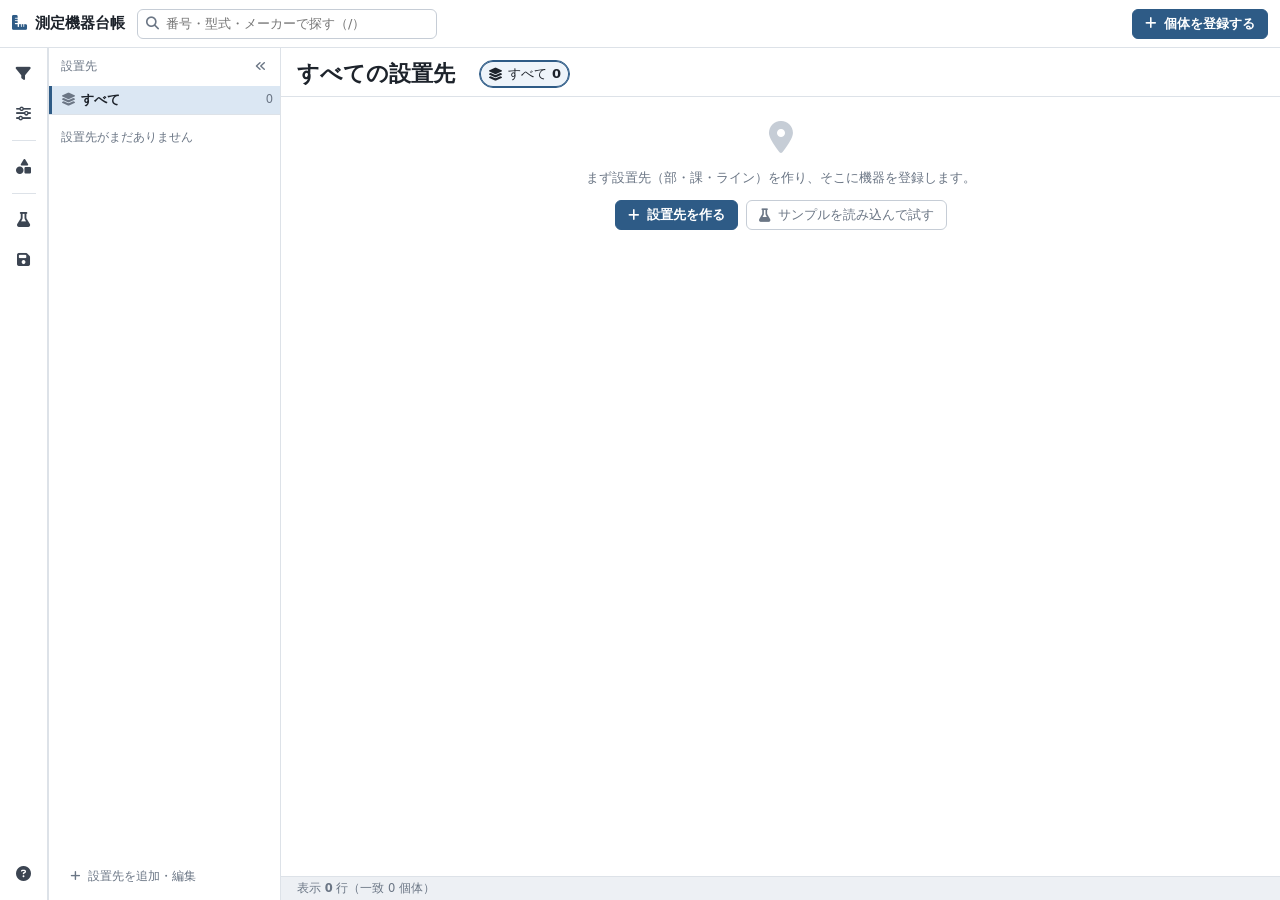
<file: index.html>
<!DOCTYPE html>
<html lang="ja" data-density="standard">
<head>
<meta charset="UTF-8">
<meta name="viewport" content="width=device-width, initial-scale=1">
<title>測定機器台帳</title>
<link rel="stylesheet" href="https://cdnjs.cloudflare.com/ajax/libs/font-awesome/6.5.1/css/all.min.css" integrity="sha512-DTOQO9RWCH3ppGqcWaEA1BIZOC6xxalwEsw9c2QQeAIftl+Vegovlnee1c9QX4TctnWMn13TZye+giMm8e2LwA==" crossorigin="anonymous" referrerpolicy="no-referrer" onerror="window.__iconLoadFailed = true">
<link rel="stylesheet" href="css/tokens.css">
<link rel="stylesheet" href="css/base.css">
<link rel="stylesheet" href="css/components.css">
</head>
<body>
<div class="app">
  <header class="topbar">
    <div class="topbar__title"><i class="fa-solid fa-ruler-combined"></i>測定機器台帳</div>
    <div class="topbar__search">
      <label class="search"><i class="fa-solid fa-magnifying-glass"></i>
        <input class="input" id="q" placeholder="番号・型式・メーカーで探す（/）" autocomplete="off" aria-label="検索">
        <button class="btn btn--ghost btn--icon search__clear" id="qClear" hidden title="検索を消す"><i class="fa-solid fa-xmark"></i></button></label>
      <div class="seg seg--small" id="scope" role="group" aria-label="検索の範囲" hidden></div>
    </div>
    <div class="topbar__spacer"></div>
    <button class="btn btn--primary" id="cta"></button>
  </header>
  <nav class="rail" id="rail" aria-label="設定とデータ"></nav>
  <aside class="sidepanel" id="panel"><div class="sidepanel__inner"></div></aside>
  <div class="workspace">
    <nav class="locnav" id="locnav" aria-label="設置先"></nav>
    <main class="ledger" id="ledger"></main>
    <aside class="drawer" id="detail" aria-label="詳細"></aside>
  </div>
</div>
<div class="toasts" id="toasts" aria-live="polite"></div>

<script src="js/core/kk.js"></script>
<script src="js/data/db.js"></script>
<script src="js/domain/units.js"></script>
<script src="js/domain/catalog.js"></script>
<script src="js/domain/rules.js"></script>
<script src="js/domain/inherit.js"></script>
<script src="js/domain/trace.js"></script>
<script src="js/domain/directory.js"></script>
<script src="js/data/repo.js"></script>
<script src="js/core/state.js"></script>
<script src="js/data/samples.js"></script>
<script src="js/data/backup.js"></script>
<script src="js/data/migrate.js"></script>
<script src="js/ui/common.js"></script>
<script src="js/ui/locnav.js"></script>
<script src="js/ui/ledger.js"></script>
<script src="js/ui/detail.js"></script>
<script src="js/ui/std-picker.js"></script>
<script src="js/ui/combo.js"></script>
<script src="js/ui/asset-form.js"></script>
<script src="js/ui/master-directory.js"></script>
<script src="js/ui/masters.js"></script>
<script src="js/ui/panels.js"></script>
<script src="js/ui/help.js"></script>
<script src="js/app.js"></script>
</body>
</html>
</file>
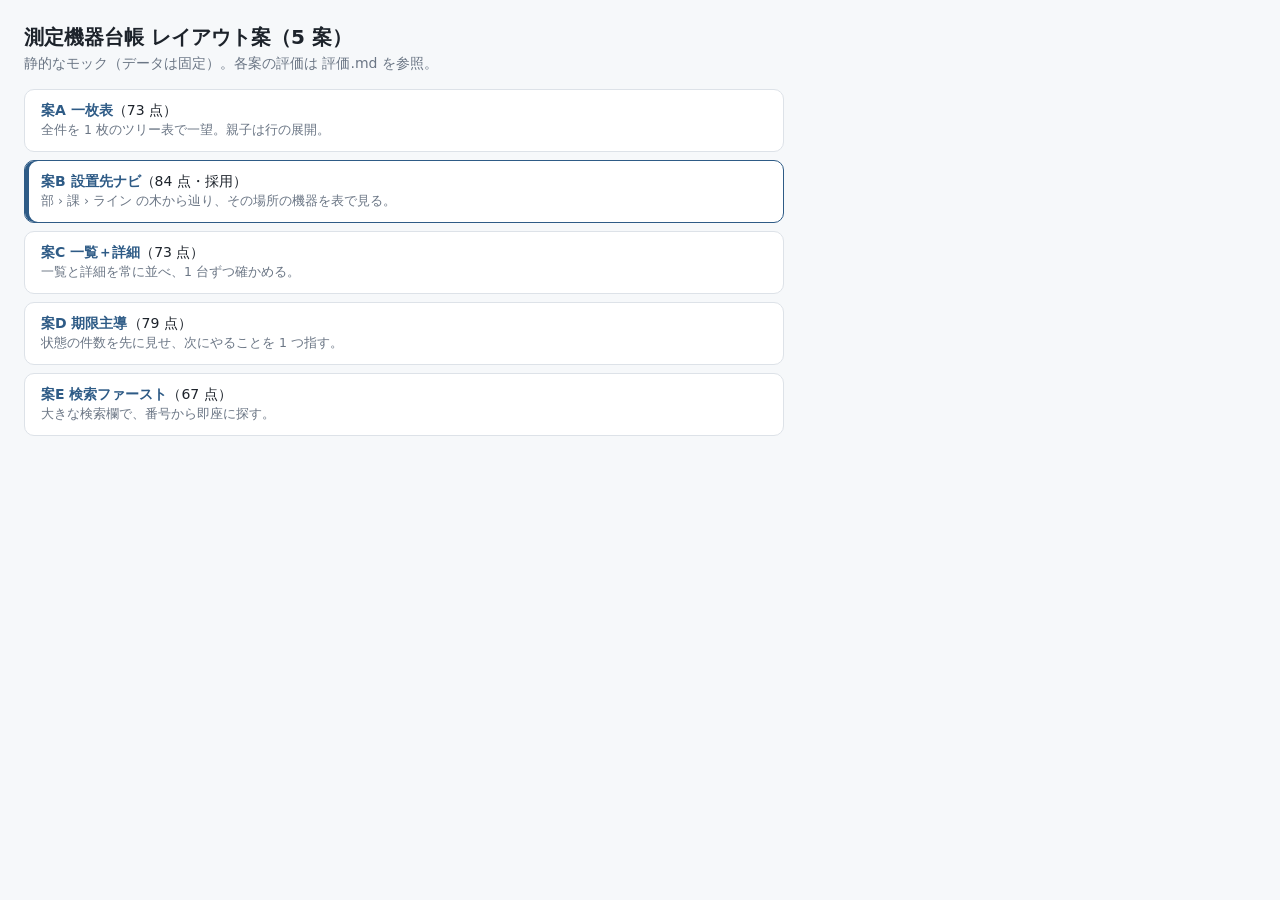
<file: mockups/index.html>
<!DOCTYPE html>
<html lang="ja">
<head>
<meta charset="UTF-8">
<meta name="viewport" content="width=device-width, initial-scale=1">
<title>レイアウト案一覧｜測定機器台帳</title>
<link rel="stylesheet" href="common/mock-tokens.css">
<style>
  body { margin: 0; padding: 24px; background: var(--color-bg); color: var(--color-text); font-family: "Segoe UI", "Yu Gothic UI", "Meiryo", system-ui, sans-serif; font-size: 14px; }
  h1 { font-size: 20px; margin: 0 0 4px; }
  p { color: var(--color-text-sub); margin: 0 0 16px; }
  ul { list-style: none; padding: 0; display: grid; gap: 8px; max-width: 760px; }
  a { display: block; padding: 12px 16px; background: var(--color-surface); border: 1px solid var(--color-border); border-radius: var(--radius-l); color: inherit; text-decoration: none; }
  a:hover { border-color: var(--color-primary); }
  a b { color: var(--color-primary); }
  a span { display: block; color: var(--color-text-sub); font-size: 12.5px; margin-top: 2px; }
  .adopted { border-color: var(--color-primary); box-shadow: inset 4px 0 0 var(--color-primary); }
</style>
</head>
<body>
  <h1>測定機器台帳 レイアウト案（5 案）</h1>
  <p>静的なモック（データは固定）。各案の評価は 評価.md を参照。</p>
  <ul>
    <li><a href="a-tree-table.html"><b>案A 一枚表</b>（73 点）<span>全件を 1 枚のツリー表で一望。親子は行の展開。</span></a></li>
    <li><a class="adopted" href="b-location-nav.html"><b>案B 設置先ナビ</b>（84 点・採用）<span>部 › 課 › ライン の木から辿り、その場所の機器を表で見る。</span></a></li>
    <li><a href="c-master-detail.html"><b>案C 一覧＋詳細</b>（73 点）<span>一覧と詳細を常に並べ、1 台ずつ確かめる。</span></a></li>
    <li><a href="d-due-first.html"><b>案D 期限主導</b>（79 点）<span>状態の件数を先に見せ、次にやることを 1 つ指す。</span></a></li>
    <li><a href="e-search-first.html"><b>案E 検索ファースト</b>（67 点）<span>大きな検索欄で、番号から即座に探す。</span></a></li>
  </ul>
</body>
</html>
</file>
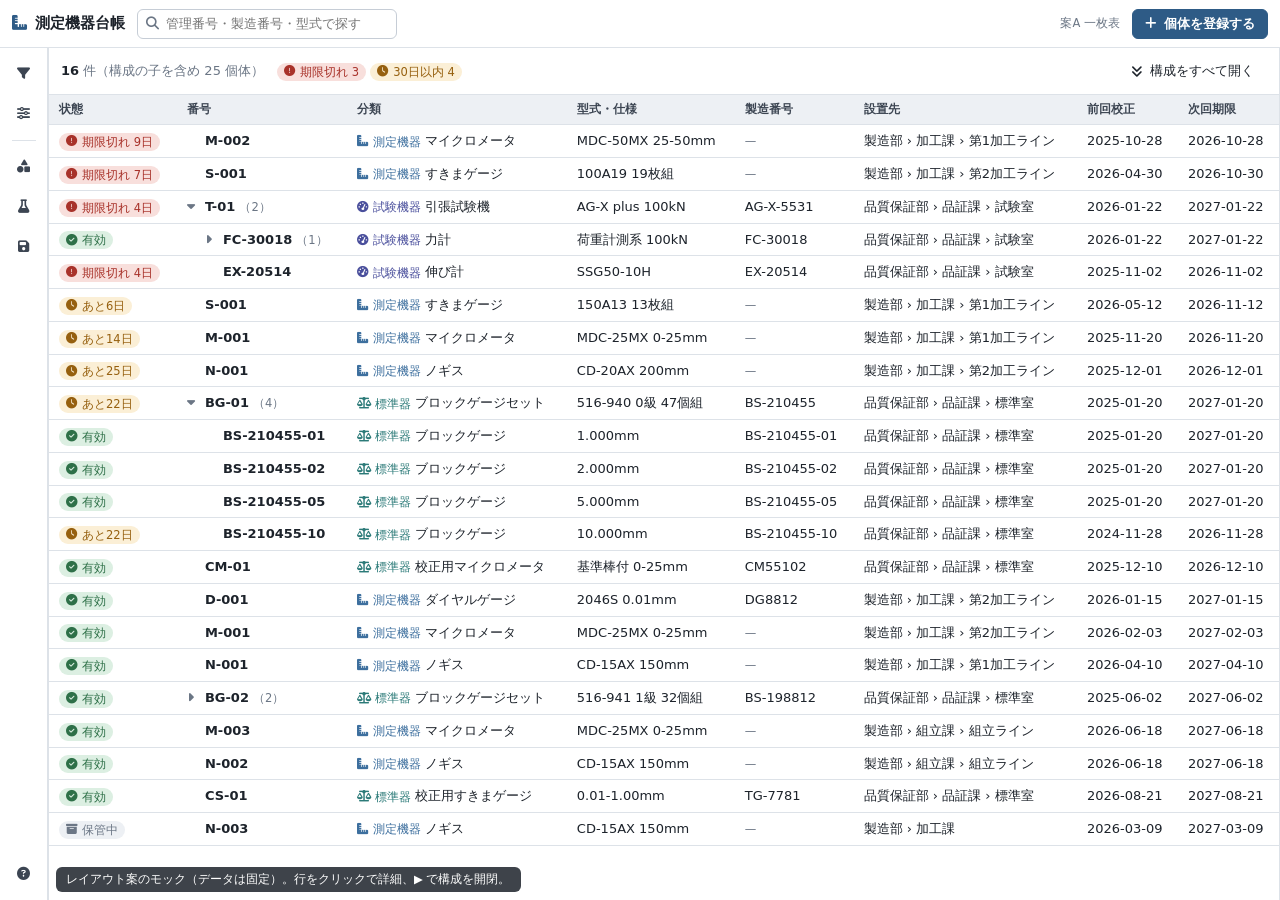
<file: mockups/a-tree-table.html>
<!DOCTYPE html>
<html lang="ja" data-density="standard">
<head>
<meta charset="UTF-8">
<meta name="viewport" content="width=device-width, initial-scale=1">
<title>案A 一枚表（ツリー表）｜測定機器台帳 レイアウト案</title>
<link rel="stylesheet" href="https://cdnjs.cloudflare.com/ajax/libs/font-awesome/6.5.1/css/all.min.css" integrity="sha512-DTOQO9RWCH3ppGqcWaEA1BIZOC6xxalwEsw9c2QQeAIftl+Vegovlnee1c9QX4TctnWMn13TZye+giMm8e2LwA==" crossorigin="anonymous" referrerpolicy="no-referrer">
<link rel="stylesheet" href="common/mock-tokens.css">
<link rel="stylesheet" href="common/mock-base.css">
</head>
<body>
<!-- 仮説：Excel の台帳に慣れた人は、全件を 1 枚の表で一望できると迷わない。親子は行の展開で見せる。 -->
<div class="app">
  <header class="topbar">
    <div class="topbar__title"><i class="fa-solid fa-ruler-combined"></i>測定機器台帳</div>
    <label class="search"><i class="fa-solid fa-magnifying-glass"></i><input class="input" id="q" placeholder="管理番号・製造番号・型式で探す"></label>
    <div class="topbar__spacer"></div>
    <span class="topbar__mock">案A 一枚表</span>
    <button class="btn btn--primary" data-open-register><i class="fa-solid fa-plus"></i>個体を登録する</button>
  </header>
  <nav class="rail" id="rail"></nav>
  <aside class="sidepanel" id="panel"><div class="sidepanel__inner"></div></aside>
  <main class="main" style="flex-direction:row">
    <div class="main" style="flex:1">
      <div class="toolbar">
        <span class="toolbar__summary" id="summary"></span>
        <div class="topbar__spacer"></div>
        <button class="btn btn--ghost" id="expandAll"><i class="fa-solid fa-angles-down"></i>構成をすべて開く</button>
      </div>
      <div class="table-wrap">
        <table class="grid">
          <thead><tr><th>状態</th><th>番号</th><th>分類</th><th>型式・仕様</th><th>製造番号</th><th>設置先</th><th>前回校正</th><th>次回期限</th></tr></thead>
          <tbody id="rows"></tbody>
        </table>
      </div>
    </div>
    <aside class="drawer" id="drawer"></aside>
  </main>
</div>
<div class="mock-note">レイアウト案のモック（データは固定）。行をクリックで詳細、▶ で構成を開閉。</div>

<script src="common/mock-data.js"></script>
<script src="common/mock-util.js"></script>
<script>
(function () {
  'use strict';
  const D = window.MockData, U = window.MockUtil;
  const open = new Set(['A20', 'A40']);
  let selected = null;

  document.getElementById('rail').innerHTML = U.railHtml();
  U.wireRail(document.getElementById('panel'), U.panelContents());
  U.mountRegisterForm();

  const visibleRoots = () => U.roots().filter((a) => a.state !== '廃棄')
    .sort((a, b) => U.rollupStatus(b).rank - U.rollupStatus(a).rank || U.dueDate(a).localeCompare(U.dueDate(b)));

  function row(a, depth) {
    const kids = U.children(a.id);
    const s = depth === 0 ? U.rollupStatus(a) : U.status(a);
    const toggle = kids.length ? `<span class="tree-toggle" data-toggle="${a.id}"><i class="fa-solid fa-caret-${open.has(a.id) ? 'down' : 'right'}"></i></span>` : '<span class="tree-toggle"></span>';
    const tr = `<tr data-id="${a.id}" class="${a.id === selected ? 'is-selected' : ''}">
      <td>${U.badge(s)}</td>
      <td><span class="tree-indent" style="width:${depth * 18}px"></span>${toggle}<b>${U.esc(U.identity(a))}</b>${kids.length ? ` <span class="sub">（${kids.length}）</span>` : ''}</td>
      <td>${U.kindHtml(a)} ${U.esc(U.cat(a).name)}</td>
      <td>${U.esc(a.model)}</td>
      <td class="mono">${U.esc(a.serial) || '<span class="sub">—</span>'}</td>
      <td>${U.esc(U.locPath(a.loc))}</td>
      <td class="mono">${a.lastCal}</td>
      <td class="mono">${U.dueDate(a)}</td></tr>`;
    return tr + (open.has(a.id) ? kids.map((k) => row(k, depth + 1)).join('') : '');
  }

  function render() {
    const roots = visibleRoots();
    document.getElementById('rows').innerHTML = roots.map((a) => row(a, 0)).join('');
    const c = U.counts(D.assets.filter((a) => a.state !== '廃棄'));
    document.getElementById('summary').innerHTML = `<b>${roots.length}</b> 件（構成の子を含め ${D.assets.filter((a) => a.state !== '廃棄').length} 個体）　${U.countBadges(c)}`;
  }

  document.getElementById('rows').addEventListener('click', (e) => {
    const t = e.target.closest('[data-toggle]');
    if (t) { const id = t.dataset.toggle; open.has(id) ? open.delete(id) : open.add(id); render(); return; }
    const tr = e.target.closest('tr[data-id]'); if (!tr) return;
    selected = tr.dataset.id; render();
    const dr = document.getElementById('drawer');
    dr.innerHTML = U.detailHtml(D.assets.find((a) => a.id === selected), { closable: true });
    dr.classList.add('is-open');
  });
  document.getElementById('drawer').addEventListener('click', (e) => {
    if (e.target.closest('[data-close-detail]')) { document.getElementById('drawer').classList.remove('is-open'); selected = null; render(); }
  });
  document.getElementById('expandAll').addEventListener('click', () => { D.assets.forEach((a) => { if (U.children(a.id).length) open.add(a.id); }); render(); });
  render();
})();
</script>
</body>
</html>
</file>
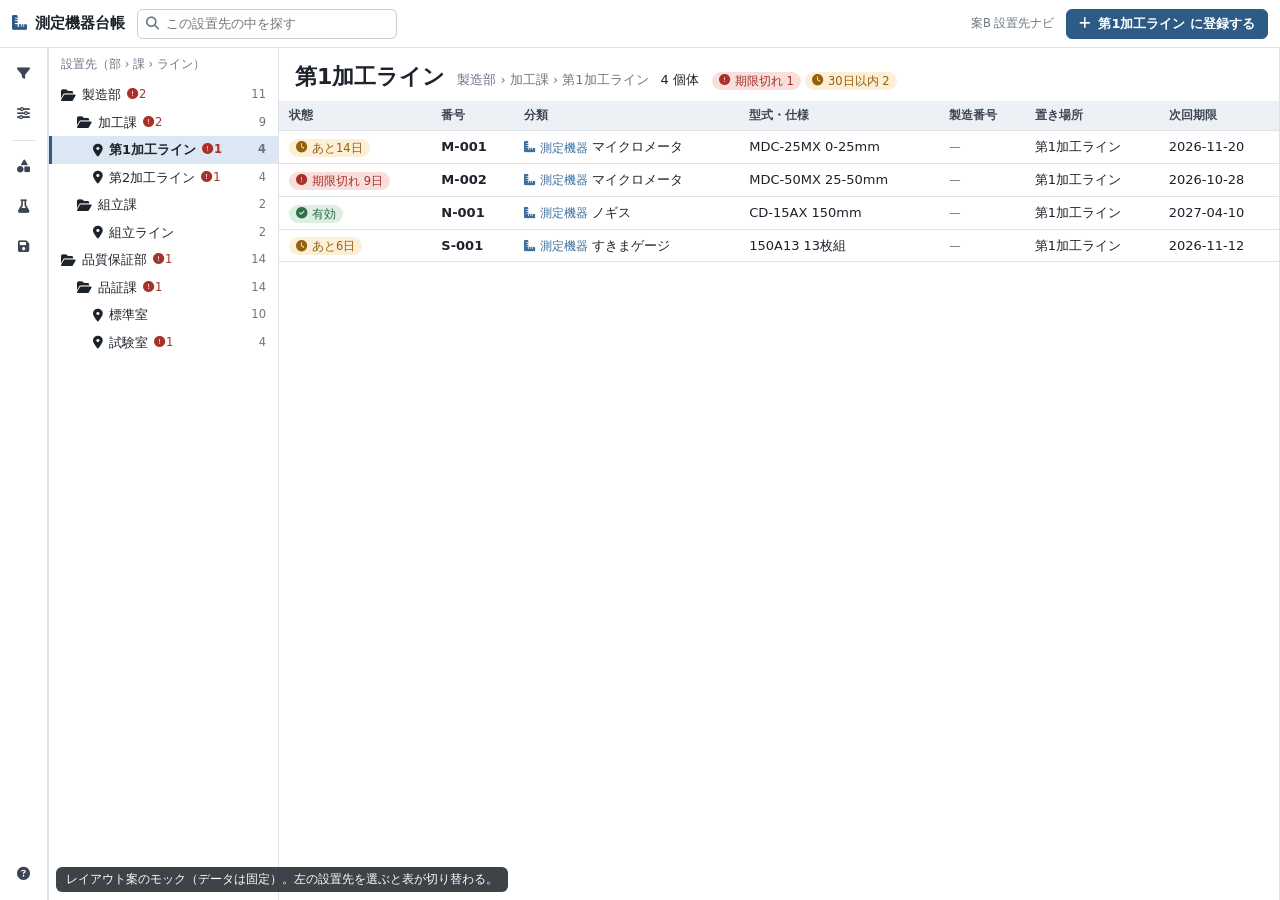
<file: mockups/b-location-nav.html>
<!DOCTYPE html>
<html lang="ja" data-density="standard">
<head>
<meta charset="UTF-8">
<meta name="viewport" content="width=device-width, initial-scale=1">
<title>案B 設置先ナビ｜測定機器台帳 レイアウト案</title>
<link rel="stylesheet" href="https://cdnjs.cloudflare.com/ajax/libs/font-awesome/6.5.1/css/all.min.css" integrity="sha512-DTOQO9RWCH3ppGqcWaEA1BIZOC6xxalwEsw9c2QQeAIftl+Vegovlnee1c9QX4TctnWMn13TZye+giMm8e2LwA==" crossorigin="anonymous" referrerpolicy="no-referrer">
<link rel="stylesheet" href="common/mock-tokens.css">
<link rel="stylesheet" href="common/mock-base.css">
<style>
  .locnav { width: 230px; flex-shrink: 0; overflow-y: auto; background: var(--color-surface); border-right: 1px solid var(--color-border); padding: var(--space-2) 0; }
  .locnav__head { padding: 0 var(--space-3) var(--space-2); font-size: var(--font-size-small); color: var(--color-text-sub); }
  .locnav__item { display: flex; align-items: center; gap: 6px; width: 100%; border: 0; background: none; text-align: left; padding: 4px var(--space-3); cursor: pointer; }
  .locnav__item:hover { background: var(--color-primary-soft); }
  .locnav__item[aria-current="true"] { background: var(--color-selected); box-shadow: inset 3px 0 0 var(--color-primary); font-weight: 600; }
  .locnav__item .n { margin-left: auto; color: var(--color-text-sub); font-size: var(--font-size-small); }
  .locnav__item .x { color: var(--color-danger); font-size: var(--font-size-small); }
  .place-head { display: flex; align-items: baseline; gap: var(--space-3); padding: var(--space-3) var(--space-4) var(--space-2); background: var(--color-surface); }
  .place-head h2 { margin: 0; font-size: var(--font-size-hero); }
  .place-head .crumb { color: var(--color-text-sub); }
</style>
</head>
<body>
<!-- 仮説：校正も確認も「ライン（課）単位でまとめて」行う。置き場所から辿れば、管理番号の重複にも迷わない。 -->
<div class="app">
  <header class="topbar">
    <div class="topbar__title"><i class="fa-solid fa-ruler-combined"></i>測定機器台帳</div>
    <label class="search"><i class="fa-solid fa-magnifying-glass"></i><input class="input" placeholder="この設置先の中を探す"></label>
    <div class="topbar__spacer"></div>
    <span class="topbar__mock">案B 設置先ナビ</span>
    <button class="btn btn--primary" data-open-register id="cta"></button>
  </header>
  <nav class="rail" id="rail"></nav>
  <aside class="sidepanel" id="panel"><div class="sidepanel__inner"></div></aside>
  <main class="main" style="flex-direction:row">
    <div class="locnav" id="locnav"></div>
    <div class="main" style="flex:1">
      <div class="place-head"><h2 id="placeName"></h2><span class="crumb" id="crumb"></span><span id="placeCounts"></span></div>
      <div class="table-wrap">
        <table class="grid">
          <thead><tr><th>状態</th><th>番号</th><th>分類</th><th>型式・仕様</th><th>製造番号</th><th>置き場所</th><th>次回期限</th></tr></thead>
          <tbody id="rows"></tbody>
        </table>
      </div>
    </div>
    <aside class="drawer" id="drawer"></aside>
  </main>
</div>
<div class="mock-note">レイアウト案のモック（データは固定）。左の設置先を選ぶと表が切り替わる。</div>

<script src="common/mock-data.js"></script>
<script src="common/mock-util.js"></script>
<script>
(function () {
  'use strict';
  const D = window.MockData, U = window.MockUtil;
  let current = 'L3', selected = null;

  document.getElementById('rail').innerHTML = U.railHtml();
  U.wireRail(document.getElementById('panel'), U.panelContents());
  U.mountRegisterForm();

  const inLoc = (id) => { const ids = U.locDescendants(id); return D.assets.filter((a) => ids.includes(a.loc) && a.state !== '廃棄'); };

  function renderNav() {
    const node = (l, depth) => {
      const list = inLoc(l.id), c = U.counts(list);
      const kids = D.locations.filter((x) => x.parent === l.id);
      return `<button class="locnav__item" data-loc="${l.id}" aria-current="${l.id === current}" style="padding-left:${12 + depth * 16}px">
        <i class="fa-solid ${kids.length ? 'fa-folder-open' : 'fa-location-dot'}"></i>${U.esc(l.name)}
        ${c.overdue ? `<span class="x" title="期限切れ"><i class="fa-solid fa-circle-exclamation"></i>${c.overdue}</span>` : ''}
        <span class="n">${list.length}</span></button>` + kids.map((k) => node(k, depth + 1)).join('');
    };
    document.getElementById('locnav').innerHTML = '<div class="locnav__head">設置先（部 › 課 › ライン）</div>' +
      D.locations.filter((l) => !l.parent).map((l) => node(l, 0)).join('');
  }

  function renderMain() {
    const list = inLoc(current);
    const l = U.loc(current);
    document.getElementById('placeName').textContent = l.name;
    document.getElementById('crumb').textContent = U.locPath(current);
    document.getElementById('placeCounts').innerHTML = `${list.length} 個体　${U.countBadges(U.counts(list))}`;
    document.getElementById('cta').innerHTML = `<i class="fa-solid fa-plus"></i>${U.esc(l.name)} に登録する`;
    const tops = list.filter((a) => !a.parent || !list.some((p) => p.id === a.parent));
    const row = (a, depth) => `<tr data-id="${a.id}" class="${a.id === selected ? 'is-selected' : ''}">
        <td>${U.badge(depth ? U.status(a) : U.rollupStatus(a))}</td>
        <td><span class="tree-indent" style="width:${depth * 18}px"></span>${depth ? '<i class="fa-solid fa-turn-up fa-rotate-90 sub"></i> ' : ''}<b>${U.esc(U.identity(a))}</b></td>
        <td>${U.kindHtml(a)} ${U.esc(U.cat(a).name)}</td><td>${U.esc(a.model)}</td>
        <td class="mono">${U.esc(a.serial) || '<span class="sub">—</span>'}</td>
        <td>${U.esc(U.loc(a.loc).name)}</td><td class="mono">${U.dueDate(a)}</td></tr>` +
      U.children(a.id).map((k) => row(k, depth + 1)).join('');
    document.getElementById('rows').innerHTML = tops.length ? tops.map((a) => row(a, 0)).join('')
      : '<tr><td colspan="7" class="empty">この設置先には、まだ機器が登録されていません。右上の「登録する」から追加できます。</td></tr>';
  }

  document.getElementById('locnav').addEventListener('click', (e) => {
    const b = e.target.closest('[data-loc]'); if (!b) return;
    current = b.dataset.loc; selected = null; document.getElementById('drawer').classList.remove('is-open');
    renderNav(); renderMain();
  });
  document.getElementById('rows').addEventListener('click', (e) => {
    const tr = e.target.closest('tr[data-id]'); if (!tr) return;
    selected = tr.dataset.id; renderMain();
    const dr = document.getElementById('drawer');
    dr.innerHTML = U.detailHtml(D.assets.find((a) => a.id === selected), { closable: true });
    dr.classList.add('is-open');
  });
  document.getElementById('drawer').addEventListener('click', (e) => {
    if (e.target.closest('[data-close-detail]')) { document.getElementById('drawer').classList.remove('is-open'); selected = null; renderMain(); }
  });
  renderNav(); renderMain();
})();
</script>
</body>
</html>
</file>
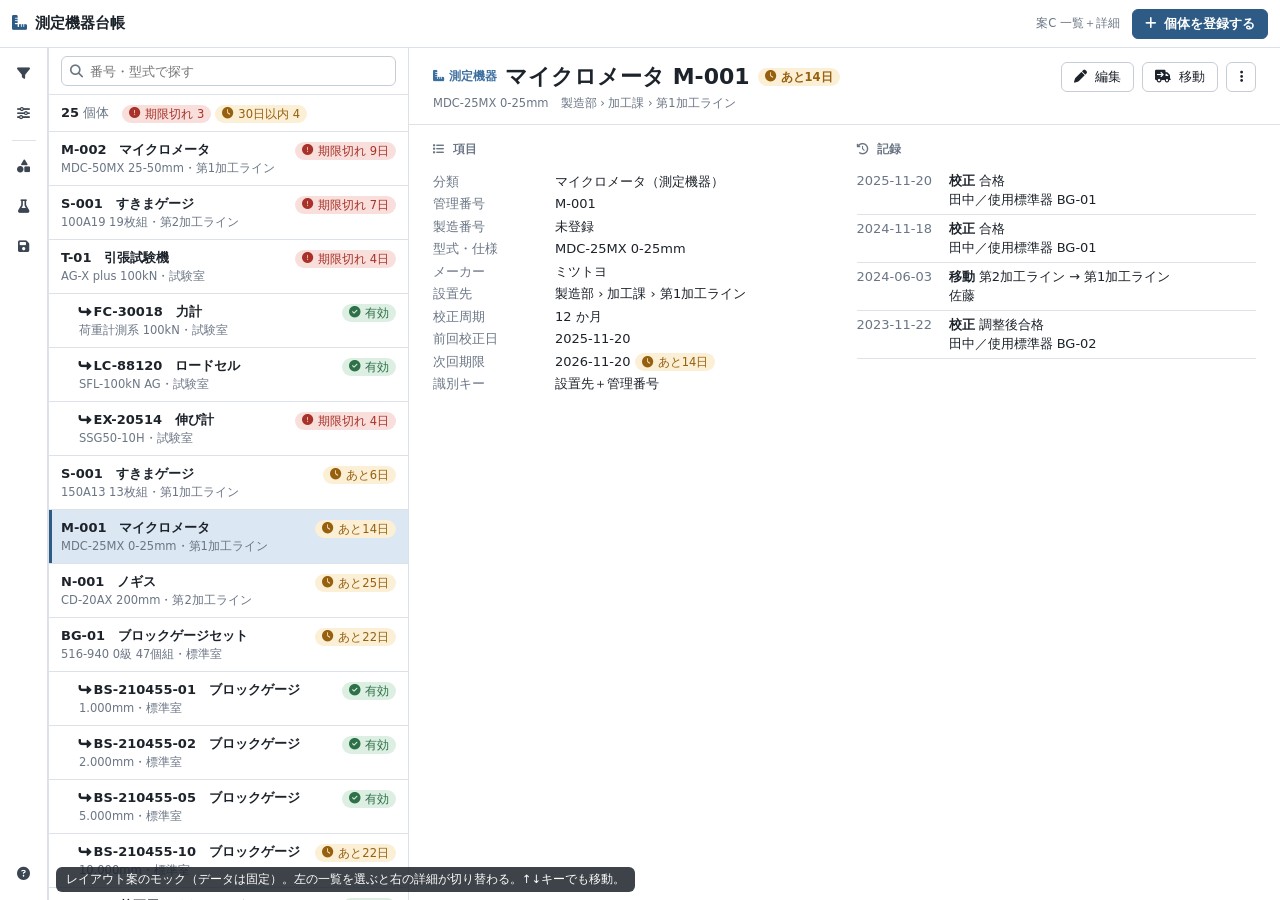
<file: mockups/c-master-detail.html>
<!DOCTYPE html>
<html lang="ja" data-density="standard">
<head>
<meta charset="UTF-8">
<meta name="viewport" content="width=device-width, initial-scale=1">
<title>案C 一覧＋詳細｜測定機器台帳 レイアウト案</title>
<link rel="stylesheet" href="https://cdnjs.cloudflare.com/ajax/libs/font-awesome/6.5.1/css/all.min.css" integrity="sha512-DTOQO9RWCH3ppGqcWaEA1BIZOC6xxalwEsw9c2QQeAIftl+Vegovlnee1c9QX4TctnWMn13TZye+giMm8e2LwA==" crossorigin="anonymous" referrerpolicy="no-referrer">
<link rel="stylesheet" href="common/mock-tokens.css">
<link rel="stylesheet" href="common/mock-base.css">
<style>
  .list { width: 360px; flex-shrink: 0; display: flex; flex-direction: column; background: var(--color-surface); border-right: 1px solid var(--color-border); }
  .list__head { padding: var(--space-2) var(--space-3); border-bottom: 1px solid var(--color-border); display: flex; gap: var(--space-2); align-items: center; }
  .list__head .input { flex: 1; }
  .list__body { flex: 1; overflow-y: auto; }
  .card { display: grid; grid-template-columns: 1fr auto; gap: 0 var(--space-2); padding: var(--space-2) var(--space-3); border-bottom: 1px solid var(--color-border); cursor: pointer; }
  .card:hover { background: var(--color-primary-soft); }
  .card[aria-selected="true"] { background: var(--color-selected); box-shadow: inset 3px 0 0 var(--color-primary); }
  .card__id { font-weight: 600; }
  .card__sub { grid-column: 1 / -1; color: var(--color-text-sub); font-size: var(--font-size-small); white-space: nowrap; overflow: hidden; text-overflow: ellipsis; }
  .card.is-child { padding-left: 30px; }
  .pane { flex: 1; min-width: 0; display: flex; flex-direction: column; background: var(--color-surface); }
  .pane__body { flex: 1; overflow-y: auto; padding: var(--space-4) var(--space-5); display: grid; grid-template-columns: minmax(320px, 1fr) minmax(320px, 1fr); gap: var(--space-5); align-content: start; }
  .pane__actions { display: flex; gap: var(--space-2); font-size: var(--font-size-body); font-weight: 400; }
</style>
</head>
<body>
<!-- 仮説：台帳の仕事は「1 台を見て確かめる」が中心。一覧と詳細を常に並べれば、開く・閉じるの往復が要らない。 -->
<div class="app">
  <header class="topbar">
    <div class="topbar__title"><i class="fa-solid fa-ruler-combined"></i>測定機器台帳</div>
    <div class="topbar__spacer"></div>
    <span class="topbar__mock">案C 一覧＋詳細</span>
    <button class="btn btn--primary" data-open-register><i class="fa-solid fa-plus"></i>個体を登録する</button>
  </header>
  <nav class="rail" id="rail"></nav>
  <aside class="sidepanel" id="panel"><div class="sidepanel__inner"></div></aside>
  <main class="main" style="flex-direction:row">
    <section class="list">
      <div class="list__head"><label class="search" style="flex:1"><i class="fa-solid fa-magnifying-glass"></i><input class="input" style="width:100%" placeholder="番号・型式で探す"></label></div>
      <div class="toolbar" style="border-bottom:1px solid var(--color-border)"><span class="toolbar__summary" id="summary"></span></div>
      <div class="list__body" id="list"></div>
    </section>
    <section class="pane" id="pane"></section>
  </main>
</div>
<div class="mock-note">レイアウト案のモック（データは固定）。左の一覧を選ぶと右の詳細が切り替わる。↑↓キーでも移動。</div>

<script src="common/mock-data.js"></script>
<script src="common/mock-util.js"></script>
<script>
(function () {
  'use strict';
  const D = window.MockData, U = window.MockUtil;
  let selected = 'A01';

  document.getElementById('rail').innerHTML = U.railHtml();
  U.wireRail(document.getElementById('panel'), U.panelContents());
  U.mountRegisterForm();

  const ordered = () => {
    const roots = U.roots().filter((a) => a.state !== '廃棄')
      .sort((a, b) => U.rollupStatus(b).rank - U.rollupStatus(a).rank || U.dueDate(a).localeCompare(U.dueDate(b)));
    return roots.flatMap((r) => [r, ...U.descendants(r.id)]);
  };

  function renderList() {
    const list = ordered();
    document.getElementById('summary').innerHTML = `<b>${list.length}</b> 個体　${U.countBadges(U.counts(list))}`;
    document.getElementById('list').innerHTML = list.map((a) => `
      <div class="card${a.parent ? ' is-child' : ''}" data-id="${a.id}" aria-selected="${a.id === selected}" tabindex="-1">
        <span class="card__id">${a.parent ? '<i class="fa-solid fa-turn-up fa-rotate-90 sub"></i> ' : ''}${U.esc(U.identity(a))}　<span class="sub">${U.esc(U.cat(a).name)}</span></span>
        <span>${U.badge(a.parent ? U.status(a) : U.rollupStatus(a))}</span>
        <span class="card__sub">${U.esc(a.model)}・${U.esc(U.loc(a.loc).name)}</span>
      </div>`).join('');
  }

  function renderPane() {
    const a = D.assets.find((x) => x.id === selected);
    const top = U.topOf(a);
    const hasTree = top.id !== a.id || U.children(a.id).length;
    document.getElementById('pane').innerHTML = `
      <div class="detail__head" style="padding:var(--space-3) var(--space-5)">
        <div class="detail__title" style="font-size:var(--font-size-hero)">${U.kindHtml(a)}<span>${U.esc(U.cat(a).name)} ${U.esc(U.identity(a))}</span>${U.badge(U.status(a))}<span class="spacer"></span>
          <span class="pane__actions"><button class="btn"><i class="fa-solid fa-pen"></i>編集</button><button class="btn"><i class="fa-solid fa-truck-arrow-right"></i>移動</button><button class="btn btn--icon" title="その他"><i class="fa-solid fa-ellipsis-vertical"></i></button></span></div>
        <div class="detail__meta">${U.esc(a.model)}　${U.esc(U.locPath(a.loc))}</div>
      </div>
      <div class="pane__body">
        <div><div class="detail__section"><h4><i class="fa-solid fa-list"></i>項目</h4>${U.propsHtml(a)}</div></div>
        <div>
          ${hasTree ? `<div class="detail__section"><h4><i class="fa-solid fa-sitemap"></i>構成（一緒に持ち運ぶ単位）</h4>${U.treeHtml(top.id, a.id)}</div>` : ''}
          <div class="detail__section"><h4><i class="fa-solid fa-clock-rotate-left"></i>記録</h4>${U.historyHtml(a)}</div>
        </div>
      </div>`;
  }

  const select = (id) => { selected = id; renderList(); renderPane(); document.querySelector(`.card[data-id="${id}"]`)?.scrollIntoView({ block: 'nearest' }); };
  document.getElementById('list').addEventListener('click', (e) => { const c = e.target.closest('.card'); if (c) select(c.dataset.id); });
  document.addEventListener('keydown', (e) => {
    if (!['ArrowDown', 'ArrowUp'].includes(e.key) || e.target.closest('input,select,.floating')) return;
    const ids = ordered().map((a) => a.id); const i = ids.indexOf(selected);
    const n = ids[i + (e.key === 'ArrowDown' ? 1 : -1)]; if (n) { e.preventDefault(); select(n); }
  });
  renderList(); renderPane();
})();
</script>
</body>
</html>
</file>
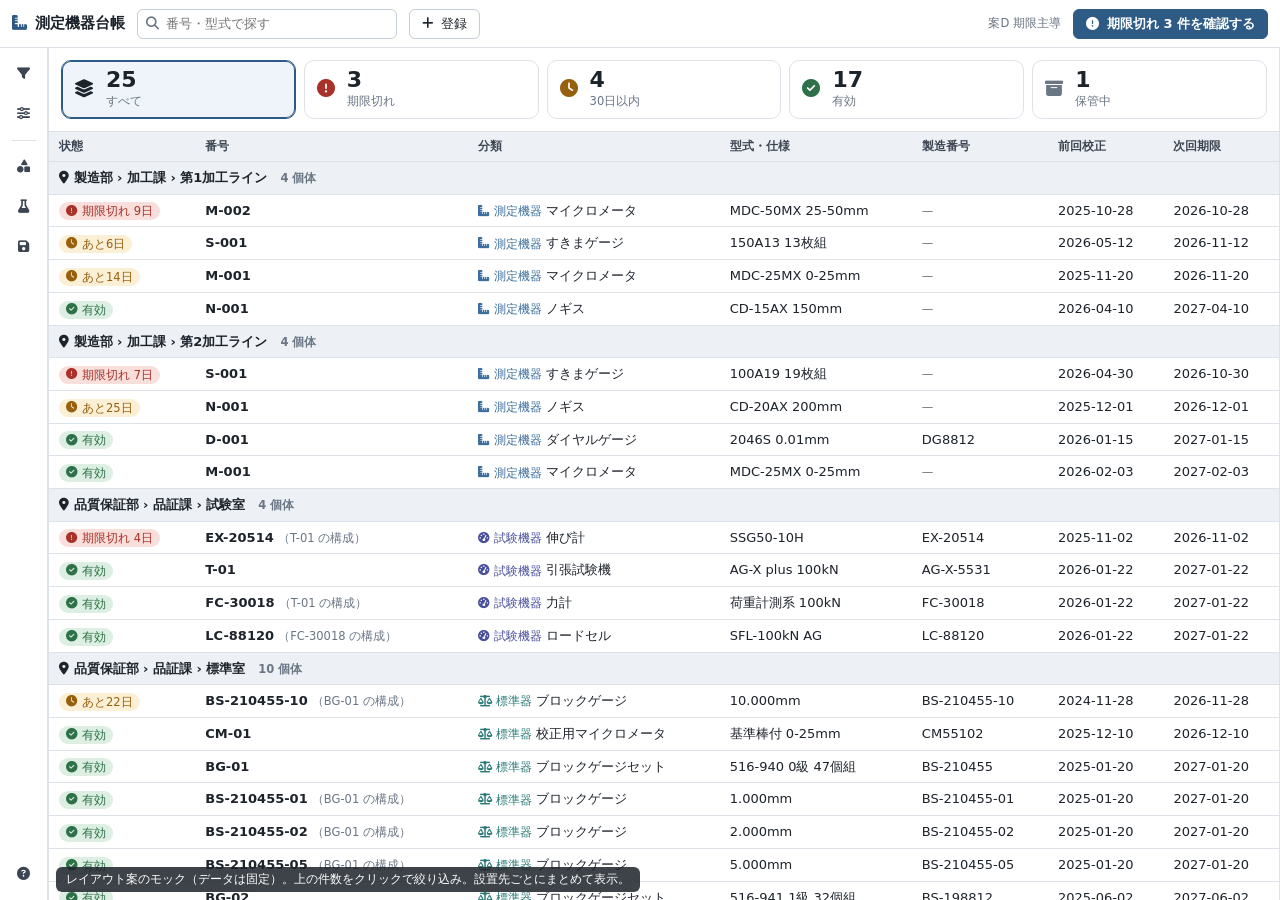
<file: mockups/d-due-first.html>
<!DOCTYPE html>
<html lang="ja" data-density="standard">
<head>
<meta charset="UTF-8">
<meta name="viewport" content="width=device-width, initial-scale=1">
<title>案D 期限主導｜測定機器台帳 レイアウト案</title>
<link rel="stylesheet" href="https://cdnjs.cloudflare.com/ajax/libs/font-awesome/6.5.1/css/all.min.css" integrity="sha512-DTOQO9RWCH3ppGqcWaEA1BIZOC6xxalwEsw9c2QQeAIftl+Vegovlnee1c9QX4TctnWMn13TZye+giMm8e2LwA==" crossorigin="anonymous" referrerpolicy="no-referrer">
<link rel="stylesheet" href="common/mock-tokens.css">
<link rel="stylesheet" href="common/mock-base.css">
<style>
  .tiles { display: grid; grid-template-columns: repeat(5, minmax(0, 1fr)); gap: var(--space-2); padding: var(--space-3); background: var(--color-surface); border-bottom: 1px solid var(--color-border); }
  .tile { display: flex; align-items: center; gap: var(--space-3); padding: var(--space-2) var(--space-3); border: 1px solid var(--color-border); border-radius: var(--radius-l); background: var(--color-surface); cursor: pointer; text-align: left; }
  .tile:hover { border-color: var(--color-primary-line); }
  .tile[aria-pressed="true"] { border-color: var(--color-primary); box-shadow: inset 0 0 0 1px var(--color-primary); background: var(--color-primary-soft); }
  .tile i { font-size: 18px; }
  .tile b { font-size: var(--font-size-hero); line-height: 1; font-variant-numeric: tabular-nums; }
  .tile span { display: block; font-size: var(--font-size-small); color: var(--color-text-sub); }
  .tile--danger i { color: var(--color-danger); } .tile--warn i { color: var(--color-warn); } .tile--ok i { color: var(--color-ok); } .tile--muted i { color: var(--color-text-sub); }
</style>
</head>
<body>
<!-- 仮説：管理者が毎回まず知りたいのは「期限が来ているのはどれか」。件数を先に見せ、次にやることを 1 つだけ指す。 -->
<div class="app">
  <header class="topbar">
    <div class="topbar__title"><i class="fa-solid fa-ruler-combined"></i>測定機器台帳</div>
    <label class="search"><i class="fa-solid fa-magnifying-glass"></i><input class="input" placeholder="番号・型式で探す"></label>
    <button class="btn" data-open-register><i class="fa-solid fa-plus"></i>登録</button>
    <div class="topbar__spacer"></div>
    <span class="topbar__mock">案D 期限主導</span>
    <button class="btn btn--primary" id="cta"></button>
  </header>
  <nav class="rail" id="rail"></nav>
  <aside class="sidepanel" id="panel"><div class="sidepanel__inner"></div></aside>
  <main class="main" style="flex-direction:row">
    <div class="main" style="flex:1">
      <div class="tiles" id="tiles"></div>
      <div class="table-wrap">
        <table class="grid">
          <thead><tr><th>状態</th><th>番号</th><th>分類</th><th>型式・仕様</th><th>製造番号</th><th>前回校正</th><th>次回期限</th></tr></thead>
          <tbody id="rows"></tbody>
        </table>
      </div>
    </div>
    <aside class="drawer" id="drawer"></aside>
  </main>
</div>
<div class="mock-note">レイアウト案のモック（データは固定）。上の件数をクリックで絞り込み。設置先ごとにまとめて表示。</div>

<script src="common/mock-data.js"></script>
<script src="common/mock-util.js"></script>
<script>
(function () {
  'use strict';
  const D = window.MockData, U = window.MockUtil;
  let filter = 'all', selected = null;
  const TILES = [
    ['all', 'すべて', 'fa-layer-group', ''],
    ['overdue', '期限切れ', 'fa-circle-exclamation', 'danger'],
    ['soon', '30日以内', 'fa-clock', 'warn'],
    ['ok', '有効', 'fa-circle-check', 'ok'],
    ['stored', '保管中', 'fa-box-archive', 'muted']
  ];

  document.getElementById('rail').innerHTML = U.railHtml();
  U.wireRail(document.getElementById('panel'), U.panelContents());
  U.mountRegisterForm();

  const active = () => D.assets.filter((a) => a.state !== '廃棄');

  function render() {
    const all = active(), c = U.counts(all);
    document.getElementById('tiles').innerHTML = TILES.map(([k, l, ic, cls]) =>
      `<button class="tile tile--${cls}" data-f="${k}" aria-pressed="${filter === k}"><i class="fa-solid ${ic}"></i><div><b>${k === 'all' ? all.length : c[k]}</b><span>${l}</span></div></button>`).join('');
    const cta = document.getElementById('cta');
    cta.innerHTML = c.overdue ? `<i class="fa-solid fa-circle-exclamation"></i>期限切れ ${c.overdue} 件を確認する`
      : c.soon ? `<i class="fa-solid fa-clock"></i>30日以内 ${c.soon} 件を確認する` : '<i class="fa-solid fa-plus"></i>個体を登録する';

    const list = all.filter((a) => filter === 'all' || U.status(a).key === filter)
      .sort((a, b) => U.status(b).rank - U.status(a).rank || U.dueDate(a).localeCompare(U.dueDate(b)));
    const groups = new Map();
    list.forEach((a) => { const k = a.loc; if (!groups.has(k)) groups.set(k, []); groups.get(k).push(a); });
    document.getElementById('rows').innerHTML = list.length ? [...groups].map(([loc, items]) =>
      `<tr class="group-row"><td colspan="7"><i class="fa-solid fa-location-dot"></i> ${U.esc(U.locPath(loc))}　<span class="sub">${items.length} 個体</span></td></tr>` +
      items.map((a) => `<tr data-id="${a.id}" class="${a.id === selected ? 'is-selected' : ''}">
        <td>${U.badge(U.status(a))}</td>
        <td><b>${U.esc(U.identity(a))}</b>${a.parent ? ` <span class="sub">（${U.esc(U.identity(D.assets.find((p) => p.id === a.parent)))} の構成）</span>` : ''}</td>
        <td>${U.kindHtml(a)} ${U.esc(U.cat(a).name)}</td><td>${U.esc(a.model)}</td>
        <td class="mono">${U.esc(a.serial) || '<span class="sub">—</span>'}</td>
        <td class="mono">${a.lastCal}</td><td class="mono">${U.dueDate(a)}</td></tr>`).join('')).join('')
      : '<tr><td colspan="7" class="empty"><i class="fa-solid fa-circle-check"></i> 該当する機器はありません</td></tr>';
  }

  document.getElementById('tiles').addEventListener('click', (e) => { const t = e.target.closest('[data-f]'); if (t) { filter = t.dataset.f; render(); } });
  document.getElementById('cta').addEventListener('click', () => { const c = U.counts(active()); filter = c.overdue ? 'overdue' : 'soon'; render(); });
  document.getElementById('rows').addEventListener('click', (e) => {
    const tr = e.target.closest('tr[data-id]'); if (!tr) return;
    selected = tr.dataset.id; render();
    const dr = document.getElementById('drawer');
    dr.innerHTML = U.detailHtml(D.assets.find((a) => a.id === selected), { closable: true });
    dr.classList.add('is-open');
  });
  document.getElementById('drawer').addEventListener('click', (e) => {
    if (e.target.closest('[data-close-detail]')) { document.getElementById('drawer').classList.remove('is-open'); selected = null; render(); }
  });
  render();
})();
</script>
</body>
</html>
</file>
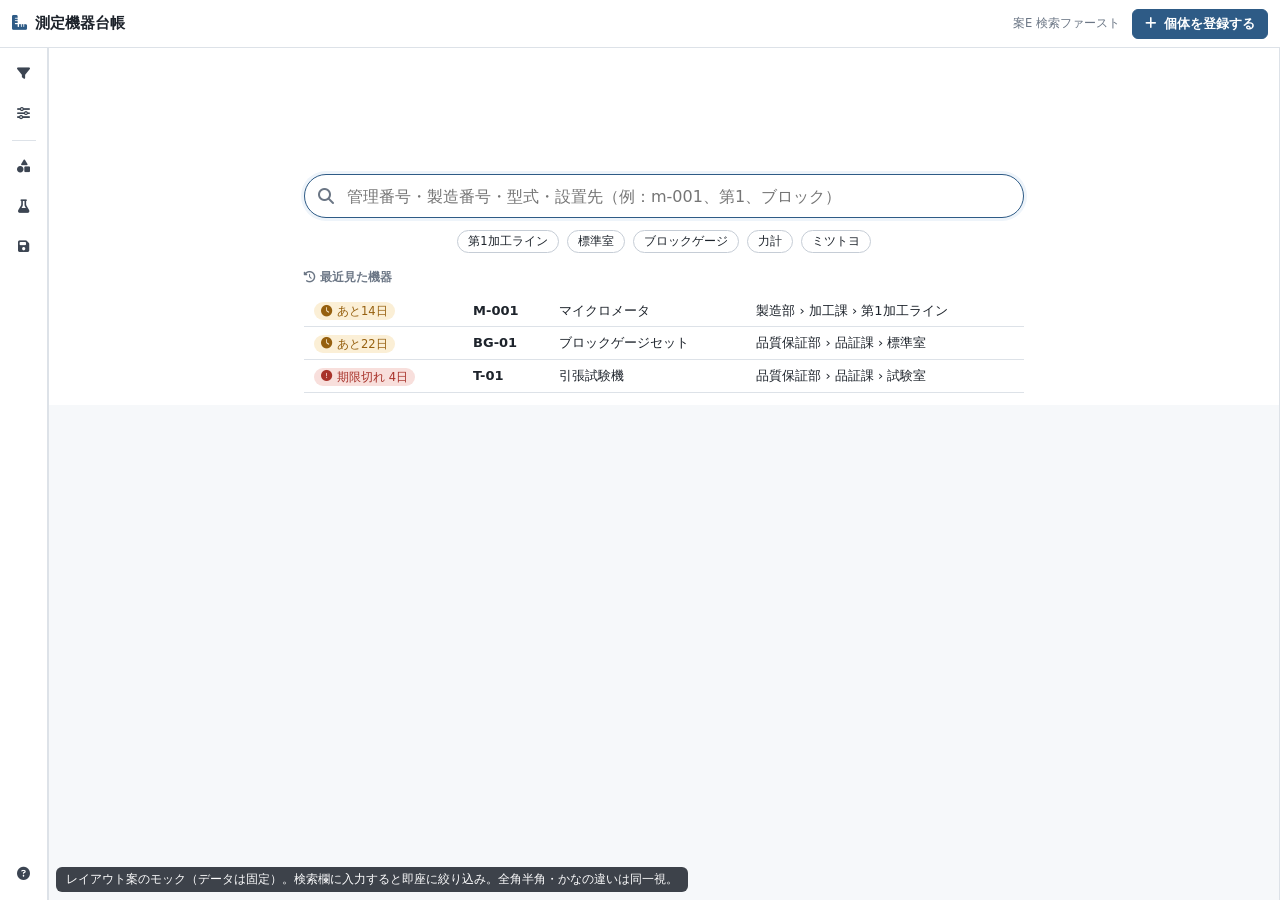
<file: mockups/e-search-first.html>
<!DOCTYPE html>
<html lang="ja" data-density="standard">
<head>
<meta charset="UTF-8">
<meta name="viewport" content="width=device-width, initial-scale=1">
<title>案E 検索ファースト｜測定機器台帳 レイアウト案</title>
<link rel="stylesheet" href="https://cdnjs.cloudflare.com/ajax/libs/font-awesome/6.5.1/css/all.min.css" integrity="sha512-DTOQO9RWCH3ppGqcWaEA1BIZOC6xxalwEsw9c2QQeAIftl+Vegovlnee1c9QX4TctnWMn13TZye+giMm8e2LwA==" crossorigin="anonymous" referrerpolicy="no-referrer">
<link rel="stylesheet" href="common/mock-tokens.css">
<link rel="stylesheet" href="common/mock-base.css">
<style>
  .finder { flex: 1; min-width: 0; display: flex; flex-direction: column; }
  .finder__bar { padding: var(--space-5) var(--space-5) var(--space-3); background: var(--color-surface); border-bottom: 1px solid var(--color-border); transition: padding var(--motion-mid); }
  .finder.is-idle .finder__bar { padding-top: 14vh; border-bottom: 0; }
  .bigsearch { position: relative; display: block; max-width: 720px; margin: 0 auto; }
  .bigsearch i { position: absolute; left: 14px; top: 50%; transform: translateY(-50%); color: var(--color-text-sub); font-size: 16px; }
  .bigsearch input { width: 100%; height: 44px; padding: 0 14px 0 42px; border: 1.5px solid var(--color-border-strong); border-radius: 22px; font-size: 16px; background: var(--color-surface); }
  .bigsearch input:focus { border-color: var(--color-primary); outline: none; box-shadow: 0 0 0 3px var(--color-primary-soft); }
  .chips { display: flex; flex-wrap: wrap; gap: var(--space-2); justify-content: center; margin-top: var(--space-3); }
  .chip { border: 1px solid var(--color-border-strong); border-radius: 14px; padding: 2px 10px; background: var(--color-surface); cursor: pointer; font-size: var(--font-size-small); }
  .chip:hover { border-color: var(--color-primary); color: var(--color-primary); }
  .recent { max-width: 720px; margin: var(--space-4) auto 0; }
  .recent h4 { margin: 0 0 var(--space-2); font-size: var(--font-size-small); color: var(--color-text-sub); }
  .finder.is-idle .table-wrap { display: none; }
  .finder:not(.is-idle) .recent { display: none; }
  mark { background: var(--color-warn-soft); color: inherit; padding: 0 1px; border-radius: 2px; }
</style>
</head>
<body>
<!-- 仮説：現場からの問い合わせ（「M-001 はどこ？期限は？」）に最短で答えることが最頻の仕事。入力した瞬間に候補を絞る。 -->
<div class="app">
  <header class="topbar">
    <div class="topbar__title"><i class="fa-solid fa-ruler-combined"></i>測定機器台帳</div>
    <div class="topbar__spacer"></div>
    <span class="topbar__mock">案E 検索ファースト</span>
    <button class="btn btn--primary" data-open-register><i class="fa-solid fa-plus"></i>個体を登録する</button>
  </header>
  <nav class="rail" id="rail"></nav>
  <aside class="sidepanel" id="panel"><div class="sidepanel__inner"></div></aside>
  <main class="main" style="flex-direction:row">
    <div class="finder is-idle" id="finder">
      <div class="finder__bar">
        <label class="bigsearch"><i class="fa-solid fa-magnifying-glass"></i><input id="q" placeholder="管理番号・製造番号・型式・設置先（例：m-001、第1、ブロック）" autocomplete="off"></label>
        <div class="chips" id="chips"></div>
        <div class="recent" id="recent"></div>
      </div>
      <div class="table-wrap">
        <table class="grid">
          <thead><tr><th>状態</th><th>番号</th><th>分類</th><th>型式・仕様</th><th>製造番号</th><th>設置先</th><th>次回期限</th></tr></thead>
          <tbody id="rows"></tbody>
        </table>
      </div>
    </div>
    <aside class="drawer" id="drawer"></aside>
  </main>
</div>
<div class="mock-note">レイアウト案のモック（データは固定）。検索欄に入力すると即座に絞り込み。全角半角・かなの違いは同一視。</div>

<script src="common/mock-data.js"></script>
<script src="common/mock-util.js"></script>
<script>
(function () {
  'use strict';
  const D = window.MockData, U = window.MockUtil;
  let selected = null;
  const norm = (s) => String(s).normalize('NFKC').toLowerCase().replace(/[ぁ-ゖ]/g, (c) => String.fromCharCode(c.charCodeAt(0) + 0x60));
  const hay = (a) => norm([a.no, a.serial, a.model, a.maker, U.cat(a).name, U.locPath(a.loc)].join(' '));

  document.getElementById('rail').innerHTML = U.railHtml();
  U.wireRail(document.getElementById('panel'), U.panelContents());
  U.mountRegisterForm();

  document.getElementById('chips').innerHTML = ['第1加工ライン', '標準室', 'ブロックゲージ', '力計', 'ミツトヨ']
    .map((t) => `<button class="chip">${t}</button>`).join('');
  const recentIds = ['A01', 'A20', 'A40'];
  document.getElementById('recent').innerHTML = '<h4><i class="fa-solid fa-clock-rotate-left"></i> 最近見た機器</h4><table class="grid"><tbody>' +
    recentIds.map((id) => { const a = D.assets.find((x) => x.id === id); return `<tr data-id="${id}"><td>${U.badge(U.rollupStatus(a))}</td><td><b>${U.esc(U.identity(a))}</b></td><td>${U.esc(U.cat(a).name)}</td><td>${U.esc(U.locPath(a.loc))}</td></tr>`; }).join('') + '</tbody></table>';

  function hl(text, q) {
    const t = String(text ?? ''); if (!q) return U.esc(t);
    const i = norm(t).indexOf(q); if (i < 0) return U.esc(t);
    return U.esc(t.slice(0, i)) + '<mark>' + U.esc(t.slice(i, i + q.length)) + '</mark>' + U.esc(t.slice(i + q.length));
  }

  function render() {
    const raw = document.getElementById('q').value.trim(); const q = norm(raw);
    document.getElementById('finder').classList.toggle('is-idle', !q);
    if (!q) return;
    const terms = q.split(/\s+/);
    const list = D.assets.filter((a) => a.state !== '廃棄' && terms.every((t) => hay(a).includes(t)));
    document.getElementById('rows').innerHTML = list.length ? list.map((a) => `<tr data-id="${a.id}" class="${a.id === selected ? 'is-selected' : ''}">
        <td>${U.badge(U.status(a))}</td><td><b>${hl(U.identity(a), terms[0])}</b></td>
        <td>${U.kindHtml(a)} ${hl(U.cat(a).name, terms[0])}</td><td>${hl(a.model, terms[0])}</td>
        <td class="mono">${hl(a.serial, terms[0]) || '<span class="sub">—</span>'}</td><td>${hl(U.locPath(a.loc), terms[0])}</td><td class="mono">${U.dueDate(a)}</td></tr>`).join('')
      : `<tr><td colspan="7" class="empty">「${U.esc(raw)}」に一致する機器はありません。廃棄済みは絞り込みパネルで表示できます。</td></tr>`;
  }

  const openDetail = (id) => {
    selected = id; render();
    const dr = document.getElementById('drawer');
    dr.innerHTML = U.detailHtml(D.assets.find((a) => a.id === id), { closable: true });
    dr.classList.add('is-open');
  };
  document.getElementById('q').addEventListener('input', render);
  document.getElementById('chips').addEventListener('click', (e) => {
    const b = e.target.closest('.chip'); if (!b) return;
    document.getElementById('q').value = b.textContent; render();
  });
  document.getElementById('finder').addEventListener('click', (e) => { const tr = e.target.closest('tr[data-id]'); if (tr) openDetail(tr.dataset.id); });
  document.getElementById('drawer').addEventListener('click', (e) => {
    if (e.target.closest('[data-close-detail]')) { document.getElementById('drawer').classList.remove('is-open'); selected = null; render(); }
  });
  document.getElementById('q').focus();
})();
</script>
</body>
</html>
</file>
<file: css/tokens.css>
/* ── トークン ──
   生の値はこのファイルだけに書く。部品は意味づけトークンを参照する。 */
:root {
  /* 基本の色：落ち着いた青を主色、グレーはわずかに青み */
  --c-blue-50: #eef4fa;
  --c-blue-100: #dbe7f3;
  --c-blue-200: #b8cfe6;
  --c-blue-500: #3d6f9e;
  --c-blue-600: #2e5b86;
  --c-blue-700: #24496d;
  --c-teal-100: #d7eeec;
  --c-teal-600: #2b7a78;      /* 類似色：標準器 */
  --c-indigo-100: #e3e4f6;
  --c-indigo-600: #4a4f9c;    /* 類似色：試験機器 */
  --c-amber-100: #fbefd6;
  --c-amber-700: #96600f;     /* 分裂補色：注意・期限間近 */
  --c-red-100: #f8dfdc;
  --c-red-700: #a8322a;       /* 失敗・期限切れ */
  --c-green-100: #dcefe2;
  --c-green-700: #2e7048;     /* 成功・正常 */
  --c-gray-0: #ffffff;
  --c-gray-50: #f6f8fa;
  --c-gray-100: #edf0f4;
  --c-gray-200: #dde2e8;
  --c-gray-300: #c6cdd6;
  --c-gray-500: #6b7685;
  --c-gray-700: #3c4552;
  --c-gray-900: #1d232b;

  /* 意味づけ */
  --color-bg: var(--c-gray-50);
  --color-surface: var(--c-gray-0);
  --color-surface-sub: var(--c-gray-100);
  --color-border: var(--c-gray-200);
  --color-border-strong: var(--c-gray-300);
  --color-text: var(--c-gray-900);
  --color-text-sub: var(--c-gray-500);
  --color-text-mid: var(--c-gray-700);
  --color-primary: var(--c-blue-600);
  --color-primary-hover: var(--c-blue-700);
  --color-primary-soft: var(--c-blue-50);
  --color-primary-line: var(--c-blue-200);
  --color-selected: var(--c-blue-100);
  --color-on-primary: var(--c-gray-0);
  --color-kind-measure: var(--c-blue-500);
  --color-kind-standard: var(--c-teal-600);
  --color-kind-standard-soft: var(--c-teal-100);
  --color-kind-test: var(--c-indigo-600);
  --color-kind-test-soft: var(--c-indigo-100);
  --color-ok: var(--c-green-700);
  --color-ok-soft: var(--c-green-100);
  --color-warn: var(--c-amber-700);
  --color-warn-soft: var(--c-amber-100);
  --color-danger: var(--c-red-700);
  --color-danger-soft: var(--c-red-100);
  --color-focus: var(--c-blue-500);
  /* 暗い通知の上で読める明るい色 */
  --color-toast-ok: #7fd1a1;
  --color-toast-warn: #f2c46d;
  --color-toast-danger: #f19a92;
  --color-toast-info: #9cc3ea;
  --color-toast-hover: rgba(255, 255, 255, 0.12);

  /* 形・動き */
  --radius-s: 4px;
  --radius-m: 6px;
  --radius-l: 10px;
  --shadow-panel: 0 4px 16px rgba(29, 35, 43, 0.12);
  --shadow-pop: 0 8px 28px rgba(29, 35, 43, 0.18);
  --motion-fast: 120ms;
  --motion-mid: 220ms;

  /* 骨組み */
  --topbar-height: 48px;
  --rail-width: 48px;
  --panel-width: 280px;
  --drawer-width: 460px;
  --locnav-width: 232px;
  --form-width: 600px;

  /* 表示密度：標準 */
  --font-size-body: 13px;
  --font-size-small: 11.5px;
  --font-size-title: 15px;
  --font-size-hero: 22px;
  --line-height-body: 1.5;
  --control-height: 30px;
  --table-cell-padding-x: 10px;
  --table-cell-padding-y: 6px;
  --space-1: 4px;
  --space-2: 8px;
  --space-3: 12px;
  --space-4: 16px;
  --space-5: 24px;
}
:root[data-density="compact"] {
  --font-size-body: 12px;
  --font-size-small: 11px;
  --control-height: 26px;
  --table-cell-padding-x: 8px;
  --table-cell-padding-y: 3px;
}
:root[data-density="comfortable"] {
  --font-size-body: 14.5px;
  --font-size-small: 12.5px;
  --control-height: 36px;
  --table-cell-padding-x: 12px;
  --table-cell-padding-y: 9px;
}
</file>
<file: css/base.css>
/* ── 基本：骨組み・ボタン・入力・札 ── */
*, *::before, *::after { box-sizing: border-box; }
html, body { margin: 0; height: 100%; }
body {
  height: 100dvh; overflow: hidden;
  background: var(--color-bg); color: var(--color-text);
  font-family: "Segoe UI", "Yu Gothic UI", "Meiryo", system-ui, sans-serif;
  font-size: var(--font-size-body); line-height: var(--line-height-body);
}
button, input, select, textarea { font: inherit; color: inherit; }
:focus-visible { outline: 2px solid var(--color-focus); outline-offset: 1px; }
[hidden] { display: none !important; }
.sub { color: var(--color-text-sub); font-size: var(--font-size-small); }
.spacer { flex: 1; }
.center { text-align: center; }
.nowrap { white-space: nowrap; }
kbd { display: inline-block; min-width: 20px; padding: 0 5px; border: 1px solid var(--color-border-strong); border-bottom-width: 2px; border-radius: var(--radius-s); background: var(--color-surface); font-family: inherit; font-size: var(--font-size-small); text-align: center; }

/* ── 骨組み（ページはスクロールさせない） ── */
.app { display: grid; grid-template-rows: var(--topbar-height) 1fr; grid-template-columns: var(--rail-width) auto 1fr; height: 100dvh; }
.topbar {
  grid-column: 1 / -1; display: flex; align-items: center; gap: var(--space-3);
  padding: 0 var(--space-3); background: var(--color-surface); border-bottom: 1px solid var(--color-border); min-width: 0;
}
.topbar__title { font-weight: 600; font-size: var(--font-size-title); white-space: nowrap; }
.topbar__title i { color: var(--color-primary); margin-right: var(--space-2); }
.topbar__search { display: flex; align-items: center; gap: var(--space-2); min-width: 0; }
.topbar__spacer { flex: 1; }
.workspace { position: relative; display: flex; min-width: 0; min-height: 0; overflow: hidden; }

/* ── ボタン ── */
.btn {
  display: inline-flex; align-items: center; justify-content: center; gap: var(--space-2);
  height: var(--control-height); padding: 0 var(--space-3);
  border: 1px solid var(--color-border-strong); border-radius: var(--radius-m);
  background: var(--color-surface); cursor: pointer; white-space: nowrap;
  transition: background var(--motion-fast), border-color var(--motion-fast);
}
.btn:hover:not(:disabled) { background: var(--color-surface-sub); }
.btn:disabled { opacity: .55; cursor: not-allowed; }
.btn--primary { background: var(--color-primary); border-color: var(--color-primary); color: var(--color-on-primary); font-weight: 600; }
.btn--primary:hover:not(:disabled) { background: var(--color-primary-hover); }
.btn--ghost { border-color: transparent; background: transparent; }
.btn--icon { width: var(--control-height); padding: 0; }
.btn--small { height: calc(var(--control-height) - 6px); padding: 0 var(--space-2); font-size: var(--font-size-small); }
.btn--block { width: 100%; justify-content: flex-start; margin-bottom: var(--space-1); }
.topbar .btn--primary span { max-width: 260px; overflow: hidden; text-overflow: ellipsis; }

/* ── 入力 ── */
.input {
  height: var(--control-height); padding: 0 var(--space-2); min-width: 0;
  border: 1px solid var(--color-border-strong); border-radius: var(--radius-m); background: var(--color-surface);
  transition: border-color var(--motion-fast), box-shadow var(--motion-fast);
}
.input:focus { border-color: var(--color-primary); outline: none; box-shadow: 0 0 0 3px var(--color-primary-soft); }
.input:disabled { background: var(--color-surface-sub); color: var(--color-text-sub); }
.input--area { height: auto; padding: var(--space-1) var(--space-2); resize: vertical; }
.input.is-invalid, .is-invalid .input { border-color: var(--color-danger); box-shadow: 0 0 0 2px var(--color-danger-soft); }
.search { position: relative; display: inline-flex; align-items: center; }
.search > i { position: absolute; left: 9px; color: var(--color-text-sub); pointer-events: none; }
.search .input { padding-left: 28px; padding-right: 28px; width: 300px; }
.search__clear { position: absolute; right: 2px; height: calc(var(--control-height) - 4px); width: calc(var(--control-height) - 4px); }
.unit-input { display: flex; align-items: center; gap: 4px; }
.unit-input .input { flex: 1; width: 100%; }
.unit { color: var(--color-text-sub); font-size: var(--font-size-small); white-space: nowrap; }
.date-row { display: flex; align-items: center; gap: 3px; }
.date-row .input { text-align: center; padding: 0 4px; }
.date-row .input[data-len="4"] { width: 64px; }
.date-row .input[data-len="2"] { width: 42px; }
.chk { display: flex; align-items: center; gap: var(--space-2); padding: 3px 0; cursor: pointer; }
.chk .count { margin-left: auto; color: var(--color-text-sub); font-size: var(--font-size-small); }

/* ── 切替（セグメント） ── */
.seg { display: inline-flex; border: 1px solid var(--color-border-strong); border-radius: var(--radius-m); overflow: hidden; }
.seg__btn { border: 0; background: var(--color-surface); padding: 0 var(--space-3); height: var(--control-height); cursor: pointer; white-space: nowrap; }
.seg__btn + .seg__btn { border-left: 1px solid var(--color-border-strong); }
.seg__btn[aria-pressed="true"] { background: var(--color-primary-soft); color: var(--color-primary); font-weight: 600; }
.seg--small .seg__btn { height: calc(var(--control-height) - 4px); font-size: var(--font-size-small); padding: 0 var(--space-2); }

/* ── 札（アイコン＋文字＋色） ── */
.badge { display: inline-flex; align-items: center; gap: 4px; padding: 0 7px; border-radius: 10px; font-size: var(--font-size-small); line-height: 18px; white-space: nowrap; }
.badge--danger { background: var(--color-danger-soft); color: var(--color-danger); }
.badge--warn { background: var(--color-warn-soft); color: var(--color-warn); }
.badge--ok { background: var(--color-ok-soft); color: var(--color-ok); }
.badge--muted { background: var(--color-surface-sub); color: var(--color-text-sub); }
.badge__via { font-size: 9px; opacity: .8; }
.kind { display: inline-flex; align-items: center; gap: 4px; font-size: var(--font-size-small); white-space: nowrap; }
.kind--measure { color: var(--color-kind-measure); }
.kind--standard { color: var(--color-kind-standard); }
.kind--test { color: var(--color-kind-test); }
.tag { display: inline-block; padding: 0 5px; border-radius: var(--radius-s); background: var(--color-surface-sub); color: var(--color-text-mid); font-size: 10.5px; line-height: 16px; vertical-align: 1px; white-space: nowrap; }
.tag--sample { background: var(--color-kind-test-soft); color: var(--color-kind-test); }
.req { color: var(--color-danger); margin-left: 2px; }

/* ── 反映の合図 ── */
@keyframes kk-flash { 0% { background: var(--color-warn-soft); box-shadow: 0 0 0 2px var(--color-warn-soft); } 100% { background: transparent; box-shadow: 0 0 0 0 transparent; } }
.is-flash, tr.is-flash td { animation: kk-flash 1.2s ease-out; }
@media (prefers-reduced-motion: reduce) { *, *::before, *::after { animation-duration: 1ms !important; transition-duration: 1ms !important; } }
</file>
<file: css/components.css>
/* ── 部品 ── */

/* ── アイコン列と脇パネル ── */
.rail { display: flex; flex-direction: column; align-items: center; gap: var(--space-1); padding: var(--space-2) 0; background: var(--color-surface); border-right: 1px solid var(--color-border); }
.rail__sep { width: 24px; border-top: 1px solid var(--color-border); margin: var(--space-1) 0; }
.rail__spacer { flex: 1; }
.rail__btn { position: relative; width: 36px; height: 36px; border: 0; border-radius: var(--radius-m); background: transparent; color: var(--color-text-mid); cursor: pointer; font-size: 15px; }
.rail__btn:hover { background: var(--color-surface-sub); }
.rail__btn[aria-pressed="true"] { background: var(--color-primary-soft); color: var(--color-primary); }
.rail__btn .dot { position: absolute; top: 3px; right: 3px; min-width: 14px; height: 14px; padding: 0 3px; border-radius: 7px; background: var(--color-warn); color: var(--color-on-primary); font-size: 9px; line-height: 14px; }
.rail__btn[data-tip]:hover::after {
  content: attr(data-tip); position: absolute; left: 42px; top: 50%; transform: translateY(-50%);
  padding: 2px 8px; border-radius: var(--radius-s); background: var(--color-text); color: var(--color-surface);
  font-size: var(--font-size-small); white-space: nowrap; z-index: 80; pointer-events: none;
}
.sidepanel { width: 0; overflow: hidden; background: var(--color-surface); border-right: 1px solid var(--color-border); transition: width var(--motion-mid); }
.sidepanel.is-open { width: var(--panel-width); }
.sidepanel__inner { width: var(--panel-width); height: 100%; overflow-y: auto; padding: var(--space-3); }
.sidepanel h3 { margin: 0 0 var(--space-3); font-size: var(--font-size-title); display: flex; gap: var(--space-2); align-items: center; }
.sidepanel h3 i { color: var(--color-primary); }
.panel-group { margin-bottom: var(--space-4); }
.panel-group__label { font-size: var(--font-size-small); color: var(--color-text-sub); margin-bottom: var(--space-1); }
.sample-card { padding: var(--space-2) 0; border-bottom: 1px solid var(--color-border); display: grid; gap: 4px; justify-items: start; }
.sample-card__title { font-weight: 600; display: flex; gap: var(--space-2); align-items: center; }
.sample-card__title i { color: var(--color-primary); }
.notice { display: flex; gap: var(--space-2); padding: var(--space-2); border-radius: var(--radius-m); margin-bottom: var(--space-3); font-size: var(--font-size-small); }
.notice--info { background: var(--color-primary-soft); color: var(--color-text-mid); }
.notice--warn { background: var(--color-warn-soft); color: var(--color-warn); }
.notice i { margin-top: 3px; }

/* ── 設置先ナビ ── */
.locnav { width: var(--locnav-width); flex-shrink: 0; display: flex; flex-direction: column; background: var(--color-surface); border-right: 1px solid var(--color-border); transition: width var(--motion-mid); overflow: hidden; }
.is-nav-collapsed .locnav { width: 0; border-right: 0; }
.locnav__head { display: flex; align-items: center; justify-content: space-between; padding: var(--space-1) var(--space-1) var(--space-1) var(--space-3); font-size: var(--font-size-small); color: var(--color-text-sub); }
.locnav__list { flex: 1; overflow-y: auto; min-width: var(--locnav-width); }
.locnav__item {
  display: flex; align-items: center; gap: 6px; width: 100%; border: 0; background: none; text-align: left; cursor: pointer;
  padding: 4px var(--space-2) 4px calc(var(--space-3) + var(--depth) * 14px); min-height: calc(var(--control-height) - 2px);
}
.locnav__item:hover { background: var(--color-primary-soft); }
.locnav__item[aria-current="true"] { background: var(--color-selected); box-shadow: inset 3px 0 0 var(--color-primary); font-weight: 600; }
.locnav__item--all { border-bottom: 1px solid var(--color-border); margin-bottom: 2px; }
.locnav__icon { color: var(--color-text-sub); width: 14px; text-align: center; }
.locnav__name { flex: 1; min-width: 0; overflow: hidden; text-overflow: ellipsis; white-space: nowrap; }
.locnav__n { color: var(--color-text-sub); font-size: var(--font-size-small); font-weight: 400; min-width: 20px; text-align: right; }
.locnav__mark { display: inline-flex; align-items: center; gap: 2px; font-size: 10.5px; font-weight: 400; }
.locnav__mark.is-danger { color: var(--color-danger); }
.locnav__mark.is-warn { color: var(--color-warn); }
.locnav__empty { padding: var(--space-3); color: var(--color-text-sub); font-size: var(--font-size-small); }
.locnav__add { margin: var(--space-2); justify-content: flex-start; font-size: var(--font-size-small); color: var(--color-text-sub); }

/* ── 台帳 ── */
.ledger { flex: 1; min-width: 0; display: flex; flex-direction: column; background: var(--color-surface); }
.place { display: flex; align-items: center; flex-wrap: wrap; gap: var(--space-2) var(--space-3); padding: var(--space-3) var(--space-4) var(--space-2); }
.place__name { margin: 0; font-size: var(--font-size-hero); line-height: 1.2; }
.place__crumb { color: var(--color-text-sub); }
.place__chips { display: flex; flex-wrap: wrap; gap: var(--space-1); }
.chip {
  display: inline-flex; align-items: center; gap: 5px; height: calc(var(--control-height) - 2px); padding: 0 var(--space-2);
  border: 1px solid var(--color-border); border-radius: 14px; background: var(--color-surface); cursor: pointer; white-space: nowrap;
}
.chip b { font-variant-numeric: tabular-nums; }
.chip:hover { border-color: var(--color-primary-line); }
.chip[aria-pressed="true"] { border-color: var(--color-primary); background: var(--color-primary-soft); box-shadow: inset 0 0 0 1px var(--color-primary); }
.chip--danger i { color: var(--color-danger); } .chip--warn i { color: var(--color-warn); } .chip--ok i { color: var(--color-ok); } .chip--muted i { color: var(--color-text-sub); }
.active-filters { display: flex; align-items: center; gap: var(--space-2); padding: 2px var(--space-4) var(--space-2); color: var(--color-warn); font-size: var(--font-size-small); }
.ledger__table { flex: 1; min-height: 0; overflow: auto; border-top: 1px solid var(--color-border); }
.ledger__table:focus-visible { outline-offset: -2px; }
.ledger__foot { padding: 3px var(--space-4); border-top: 1px solid var(--color-border); color: var(--color-text-sub); font-size: var(--font-size-small); background: var(--color-surface-sub); }

table.grid { border-collapse: separate; border-spacing: 0; width: max-content; min-width: 100%; }
.grid th, .grid td { padding: var(--table-cell-padding-y) var(--table-cell-padding-x); border-bottom: 1px solid var(--color-border); text-align: left; white-space: nowrap; overflow: hidden; text-overflow: ellipsis; }
.grid th { position: sticky; top: 0; z-index: 2; background: var(--color-surface-sub); padding: 0; }
.th-sort { display: flex; align-items: center; gap: 4px; width: 100%; border: 0; background: none; cursor: pointer; padding: var(--table-cell-padding-y) var(--table-cell-padding-x); font-weight: 600; font-size: var(--font-size-small); color: var(--color-text-mid); }
.th-sort:hover { color: var(--color-primary); }
.grid th.num .th-sort { justify-content: flex-end; }
.grid .num { text-align: right; font-variant-numeric: tabular-nums; }
.grid tbody tr { cursor: pointer; }
.grid tbody tr:hover td { background: var(--color-primary-soft); }
.grid tbody tr.is-selected td { background: var(--color-selected); }
.grid tbody tr.is-selected td:first-child { box-shadow: inset 4px 0 0 var(--color-primary); }
.grid tbody tr.is-retired td { color: var(--color-text-sub); text-decoration: line-through; text-decoration-color: var(--color-border-strong); }
.grid tbody tr.is-retired td:first-child { text-decoration: none; }
.grid tbody tr.is-context td { color: var(--color-text-sub); background: var(--color-bg); }
.ident { font-variant-numeric: tabular-nums; }
.tree-indent { display: inline-block; }
.tree-toggle { display: inline-flex; width: 18px; justify-content: center; border: 0; background: none; padding: 0; color: var(--color-text-sub); cursor: pointer; }
.tree-toggle:hover { color: var(--color-primary); }

.empty { padding: var(--space-5); text-align: center; color: var(--color-text-sub); }
.empty__icon { font-size: 32px; color: var(--color-border-strong); }
.empty__actions { display: flex; gap: var(--space-2); justify-content: center; }

/* ── 詳細（表に重ねる） ── */
.drawer {
  position: absolute; top: 0; right: 0; bottom: 0; width: var(--drawer-width); max-width: 100%;
  background: var(--color-surface); border-left: 1px solid var(--color-border); box-shadow: var(--shadow-panel);
  transform: translateX(105%); transition: transform var(--motion-mid); z-index: 10;
}
.drawer.is-open { transform: none; }
/* 広い画面では詳細の分だけ表を詰め、重ならないようにする */
@media (min-width: 1600px) {
  .has-detail .ledger { margin-right: var(--drawer-width); }
  .drawer { box-shadow: none; }
}
.detail { height: 100%; display: flex; flex-direction: column; }
.detail__head { padding: var(--space-3) var(--space-4); border-bottom: 1px solid var(--color-border); }
.detail__title { display: flex; align-items: center; gap: var(--space-2); }
.detail__name { font-size: var(--font-size-title); font-weight: 600; min-width: 0; overflow: hidden; text-overflow: ellipsis; white-space: nowrap; }
.detail__meta { color: var(--color-text-sub); font-size: var(--font-size-small); margin-top: 2px; }
.detail__body { flex: 1; overflow-y: auto; padding: var(--space-3) var(--space-4); }
.detail__section { margin-bottom: var(--space-4); }
.detail__section h4 { margin: 0 0 var(--space-2); font-size: var(--font-size-small); color: var(--color-text-sub); display: flex; align-items: center; gap: var(--space-2); }
.detail__section h4 .btn { margin-left: auto; }
.due-card { display: grid; grid-template-columns: auto 1fr; gap: var(--space-2) var(--space-4); align-items: center; padding: var(--space-3); border-radius: var(--radius-l); background: var(--color-surface-sub); margin-bottom: var(--space-4); border-left: 4px solid var(--color-border-strong); }
.due-card--danger { background: var(--color-danger-soft); border-left-color: var(--color-danger); }
.due-card--warn { background: var(--color-warn-soft); border-left-color: var(--color-warn); }
.due-card--ok { border-left-color: var(--color-ok); }
.due-card__label { font-size: var(--font-size-small); color: var(--color-text-sub); }
.due-card__date { font-size: var(--font-size-hero); font-weight: 600; font-variant-numeric: tabular-nums; }
.due-card .props { grid-column: 1 / -1; }
.props { display: grid; grid-template-columns: 112px 1fr; gap: 3px var(--space-3); margin: 0; }
.props dt { color: var(--color-text-sub); }
.props dd { margin: 0; word-break: break-word; }
.mini-tree, .mini-tree ul { list-style: none; margin: 0; padding: 0; }
.mini-tree ul { padding-left: 16px; margin-left: 6px; border-left: 1px dashed var(--color-border-strong); }
.mini-tree li { padding: 2px 0; }
.tree-link { border: 0; background: none; padding: 0; cursor: pointer; color: var(--color-text); }
.tree-link:hover { color: var(--color-primary); text-decoration: underline; }
.tree-link.is-current { color: var(--color-primary); font-weight: 600; }
.timeline { list-style: none; margin: 0; padding: 0; }
.timeline li { display: grid; grid-template-columns: 86px 1fr; gap: var(--space-2); padding: 4px 0; border-bottom: 1px solid var(--color-border); }
.timeline__date { color: var(--color-text-sub); font-variant-numeric: tabular-nums; }
.timeline__icon { color: var(--color-primary); width: 16px; }
.attach { border-radius: var(--radius-m); }
.attach.is-over { outline: 2px dashed var(--color-primary); background: var(--color-primary-soft); }
.attach__list { display: flex; flex-wrap: wrap; gap: var(--space-2); margin-bottom: var(--space-2); }
.thumb { position: relative; margin: 0; width: 120px; }
.thumb a { display: flex; align-items: center; justify-content: center; height: 84px; border: 1px solid var(--color-border); border-radius: var(--radius-m); overflow: hidden; background: var(--color-surface-sub); }
.thumb img { max-width: 100%; max-height: 100%; object-fit: contain; }
.thumb__file { font-size: 32px; color: var(--color-danger); }
.thumb figcaption { font-size: var(--font-size-small); overflow: hidden; text-overflow: ellipsis; white-space: nowrap; display: flex; flex-direction: column; }
.thumb__del { position: absolute; top: 2px; right: 2px; background: var(--color-surface); opacity: 0; }
.thumb:hover .thumb__del, .thumb__del:focus { opacity: 1; }
.drop { display: block; border: 1.5px dashed var(--color-border-strong); border-radius: var(--radius-m); padding: var(--space-2); text-align: center; color: var(--color-text-sub); cursor: pointer; }
.drop:hover { border-color: var(--color-primary); color: var(--color-primary); }

/* ── 非モーダルの窓 ── */
.floating {
  position: fixed; right: 24px; top: 60px; max-width: calc(100vw - 32px); max-height: calc(100dvh - 76px);
  display: flex; flex-direction: column; background: var(--color-surface);
  border: 1px solid var(--color-border); border-radius: var(--radius-l); box-shadow: var(--shadow-pop); z-index: 40;
}
.floating__head { display: flex; align-items: center; gap: var(--space-2); padding: var(--space-2) var(--space-2) var(--space-2) var(--space-4); border-bottom: 1px solid var(--color-border); cursor: move; font-weight: 600; user-select: none; border-radius: var(--radius-l) var(--radius-l) 0 0; }
.floating__head > i { color: var(--color-primary); }
.floating__body { overflow-y: auto; padding: var(--space-3) var(--space-4); }
.floating__foot { display: flex; align-items: center; justify-content: flex-end; gap: var(--space-2); padding: var(--space-2) var(--space-4); border-top: 1px solid var(--color-border); }
.foot__hint { margin-right: auto; }

/* ── フォーム ── */
.form-grid { display: grid; grid-template-columns: repeat(6, minmax(0, 1fr)); gap: var(--space-2) var(--space-3); }
.field { display: flex; flex-direction: column; gap: 2px; min-width: 0; }
.field > label { font-size: var(--font-size-small); color: var(--color-text-sub); }
.field > .input, .field > select { width: 100%; }
.field .hint, .hint { font-size: var(--font-size-small); color: var(--color-text-sub); }
.field-error { font-size: var(--font-size-small); color: var(--color-danger); display: flex; gap: 4px; align-items: center; }
.span-1 { grid-column: span 1; } .span-2 { grid-column: span 2; } .span-3 { grid-column: span 3; } .span-4 { grid-column: span 4; } .span-6 { grid-column: span 6; }
.form-sep { grid-column: span 6; display: flex; align-items: center; gap: var(--space-2); font-size: var(--font-size-small); color: var(--color-text-sub); border-bottom: 1px solid var(--color-border); padding-top: var(--space-2); }
.form-sep .btn { margin-left: auto; }
.pending { display: flex; flex-wrap: wrap; gap: var(--space-1); margin-top: var(--space-1); border-radius: var(--radius-m); }
.pending__item { display: inline-flex; align-items: center; gap: 4px; padding-left: var(--space-2); border: 1px solid var(--color-border); border-radius: 12px; font-size: var(--font-size-small); }
.pending__item .btn { height: 20px; width: 20px; }

/* ── マスタ編集 ── */
.master { display: grid; grid-template-columns: 220px 1fr; gap: var(--space-4); min-height: 380px; }
.mlist { border-right: 1px solid var(--color-border); padding-right: var(--space-2); overflow-y: auto; max-height: calc(100dvh - 180px); }
.mlist__label { font-size: var(--font-size-small); color: var(--color-text-sub); margin: var(--space-2) 0 2px; display: flex; gap: var(--space-1); align-items: center; }
.mlist__item { display: flex; justify-content: space-between; width: 100%; border: 0; background: none; text-align: left; padding: 4px var(--space-2); border-radius: var(--radius-s); cursor: pointer; }
.mlist__item:hover { background: var(--color-primary-soft); }
.mlist__item[aria-current="true"] { background: var(--color-selected); font-weight: 600; }
.mlist__add { margin-top: var(--space-2); }
.mini-grid { width: 100%; border-collapse: collapse; margin-bottom: var(--space-2); }
.mini-grid th { font-size: var(--font-size-small); color: var(--color-text-sub); text-align: left; font-weight: 400; padding: 2px 4px; }
.mini-grid td { padding: 2px 4px; vertical-align: middle; }
.mini-grid .input { width: 100%; }
.editor-foot { display: flex; align-items: center; gap: var(--space-2); margin-top: var(--space-4); padding-top: var(--space-3); border-top: 1px solid var(--color-border); }
.loc-row { display: flex; align-items: center; gap: var(--space-1); padding: 2px 0 2px calc(var(--depth) * 20px); }
.loc-row .input { flex: 1; }
.loc-row__n { width: 60px; text-align: right; }

/* ── メニュー ── */
.menu { position: fixed; z-index: 90; min-width: 220px; padding: var(--space-1); background: var(--color-surface); border: 1px solid var(--color-border); border-radius: var(--radius-m); box-shadow: var(--shadow-pop); }
.menu__item { display: grid; grid-template-columns: 20px 1fr; align-items: center; gap: 2px var(--space-2); width: 100%; border: 0; background: none; text-align: left; padding: 6px var(--space-2); border-radius: var(--radius-s); cursor: pointer; }
.menu__item:hover:not(:disabled), .menu__item:focus { background: var(--color-primary-soft); outline: none; }
.menu__item:disabled { color: var(--color-text-sub); cursor: not-allowed; }
.menu__item small { grid-column: 2; color: var(--color-text-sub); }
.menu__item.is-danger { color: var(--color-danger); }
.menu__sep { border-top: 1px solid var(--color-border); margin: var(--space-1) 0; }

/* ── 通知 ── */
.toasts { position: fixed; left: 50%; bottom: 20px; transform: translateX(-50%); display: flex; flex-direction: column; gap: var(--space-2); z-index: 100; align-items: center; pointer-events: none; }
.toast {
  pointer-events: auto; display: flex; align-items: center; gap: var(--space-2); max-width: min(680px, calc(100vw - 32px));
  padding: var(--space-2) var(--space-2) var(--space-2) var(--space-3); border-radius: var(--radius-m);
  background: var(--color-text); color: var(--color-surface); box-shadow: var(--shadow-pop); animation: kk-toast-in var(--motion-mid) ease-out;
}
.toast .btn { color: var(--color-surface); height: 26px; }
.toast .btn:hover { background: var(--color-toast-hover); }
.toast__undo { font-weight: 600; }
.toast--ok > i { color: var(--color-toast-ok); } .toast--warn > i { color: var(--color-toast-warn); } .toast--danger > i { color: var(--color-toast-danger); } .toast--info > i { color: var(--color-toast-info); }
.toast.is-leaving { opacity: 0; transition: opacity var(--motion-mid); }
@keyframes kk-toast-in { from { opacity: 0; transform: translateY(8px); } to { opacity: 1; transform: none; } }

/* ── 取扱説明書 ── */
.help { display: grid; grid-template-columns: 200px 1fr; gap: var(--space-4); min-height: 420px; }
.help__side .search .input { width: 100%; }
.help__toc { margin-top: var(--space-2); }
.help__body h2 { margin: 0 0 var(--space-3); font-size: var(--font-size-hero); }
.help__body li { margin-bottom: var(--space-2); }
.help__body ol, .help__body ul { padding-left: 20px; }

/* ── 狭い画面 ── */
@media (max-width: 1100px) {
  .search .input { width: 200px; }
  .topbar .btn--primary span { max-width: 140px; }
}

/* ── 標準器の選択・トレーサビリティ ── */
.std-picked { display: flex; flex-wrap: wrap; align-items: center; gap: var(--space-1); border-radius: var(--radius-m); }
.std-chip { display: inline-flex; align-items: center; gap: 4px; padding-left: var(--space-2); border: 1px solid var(--color-border); border-radius: 12px; font-size: var(--font-size-small); }
.std-chip .btn { height: 20px; width: 20px; }
.std-chip--ok > i { color: var(--color-ok); }
.std-chip--warn > i { color: var(--color-warn); }
.std-chip--danger { border-color: var(--color-danger); background: var(--color-danger-soft); }
.std-chip--danger > i { color: var(--color-danger); }
.std-picker { margin-top: var(--space-2); padding: var(--space-2); border: 1px solid var(--color-border); border-radius: var(--radius-m); background: var(--color-bg); }
.std-picker .search { width: 100%; }
.std-picker .search .input { width: 100%; }
.std-list { max-height: 220px; overflow-y: auto; margin: var(--space-2) 0; background: var(--color-surface); border: 1px solid var(--color-border); border-radius: var(--radius-s); }
.std-row { display: flex; align-items: center; gap: var(--space-2); padding: 3px var(--space-2) 3px calc(var(--space-2) + var(--depth) * 18px); cursor: pointer; border-bottom: 1px solid var(--color-border); }
.std-row:hover { background: var(--color-primary-soft); }
.std-row.is-disabled { cursor: not-allowed; color: var(--color-text-sub); }
.std-row__name { flex: 1; min-width: 0; overflow: hidden; text-overflow: ellipsis; white-space: nowrap; }
.std-empty { padding: var(--space-2); }
.field-warn { font-size: var(--font-size-small); color: var(--color-warn); display: flex; gap: 4px; align-items: center; }
.trace__label { font-size: var(--font-size-small); color: var(--color-text-mid); margin: var(--space-2) 0 var(--space-1); font-weight: 600; }
.trace-list { list-style: none; margin: 0 0 var(--space-2); padding: 0; }
.trace-list li { display: flex; flex-wrap: wrap; align-items: center; gap: var(--space-1) var(--space-2); padding: 3px 0; border-bottom: 1px solid var(--color-border); }

/* ── 列幅の変更 ── */
.grid th { position: sticky; }
.col-resize { position: absolute; top: 0; right: 0; width: 7px; height: 100%; cursor: col-resize; z-index: 3; }
.col-resize::after { content: ""; position: absolute; top: 20%; bottom: 20%; right: 0; width: 1px; background: var(--color-border-strong); }
.col-resize:hover::after, .is-resizing .col-resize::after { background: var(--color-primary); width: 2px; }
.col-resize.is-set::after { background: var(--color-primary-line); }
.is-resizing, .is-resizing * { cursor: col-resize !important; user-select: none; }
.loc-row.is-reparent { background: var(--color-primary-soft); border-radius: var(--radius-s); padding-top: 4px; padding-bottom: 4px; }
.loc-row.is-reparent .input { flex: 1; }
.loc-row__name { white-space: nowrap; }

/* ── 単位の選択肢 ── */
.unit-list { margin-bottom: var(--space-3); }
.unit-row { display: flex; align-items: center; gap: var(--space-2); padding: 2px 0; border-bottom: 1px solid var(--color-border); }
.unit-row__name { flex: 1; font-weight: 600; }
.unit-add { display: flex; gap: var(--space-2); }
.unit-add .input { flex: 1; }
.field-warn--inline { margin-top: 2px; }
.res-sample { height: var(--control-height); display: flex; align-items: center; gap: 4px; font-variant-numeric: tabular-nums; }
.mini-grid select[data-f="digits"] { min-width: 128px; }
.mini-grid select[data-f="type"] { min-width: 88px; }

/* ── 打ちながら探せる選択欄 ── */
.combo { position: relative; }
.combo__input { width: 100%; padding-right: 26px; }
.combo__clear { position: absolute; right: 1px; top: 1px; height: calc(var(--control-height) - 2px); width: 24px; }
.combo.is-unmatched .combo__input { border-color: var(--color-warn); box-shadow: 0 0 0 2px var(--color-warn-soft); }
.combo__list { position: absolute; left: 0; right: 0; top: 100%; z-index: 5; max-height: 220px; overflow-y: auto; margin-top: 2px;
  background: var(--color-surface); border: 1px solid var(--color-border-strong); border-radius: var(--radius-m); box-shadow: var(--shadow-panel); }
.combo__item { display: flex; justify-content: space-between; gap: var(--space-2); padding: 4px var(--space-2); cursor: pointer; }
.combo__item:hover, .combo__item.is-active { background: var(--color-primary-soft); }
.combo__item.is-current { font-weight: 600; }
.combo__item--create { color: var(--color-primary); border-top: 1px solid var(--color-border); }
.combo__empty { padding: var(--space-2); }
.range-row { display: flex; align-items: center; gap: 3px; }
.range-row .input { width: 0; flex: 1; text-align: right; }
.tag--src { background: var(--color-primary-soft); color: var(--color-primary); margin-left: 4px; }

/* ── 会社・型式 ── */
.mlist__scroll { overflow-y: auto; max-height: calc(100dvh - 260px); margin-top: var(--space-2); }
.mlist .search .input { width: 100%; }
.company-card__roles { display: flex; flex-wrap: wrap; gap: var(--space-1); margin-bottom: var(--space-3); }
.contact-list { list-style: none; margin: 0; padding: 0; }
.contact-list li { padding: var(--space-1) 0; border-bottom: 1px solid var(--color-border); }
.contact-list i { color: var(--color-text-sub); margin-left: var(--space-2); }
.contact-list i:first-child { margin-left: 0; }
.mlist__item > span:first-child { min-width: 0; overflow: hidden; text-overflow: ellipsis; white-space: nowrap; }
.mlist__item > .sub { margin-left: var(--space-2); flex-shrink: 0; }

/* ── 分類の項目の表（共通項目と分類の項目を 1 つに） ── */
.field-table tr.is-builtin td { background: var(--color-bg); }
.field-table tr.is-builtin .unit-input i { width: 14px; }
.field-table tr.is-off td:not(:first-child) { opacity: .45; }
.field-table tr.is-conflict td { background: var(--color-danger-soft); }
.field-table .field-error { margin-top: 2px; white-space: normal; }
.field-table { table-layout: fixed; }
.field-table th { white-space: nowrap; }
.field-table td > .sub { white-space: nowrap; overflow: hidden; text-overflow: ellipsis; display: block; }
.field-table .unit-input .input { min-width: 0; }
</file>
<file: mockups/common/mock-tokens.css>
/* ── トークン（レイアウト案モック共通） ──
   生の値はこのファイルだけに書く。部品は意味づけトークンを参照する。 */
:root {
  /* 基本の色：落ち着いた青を主色、グレーはわずかに青み */
  --c-blue-50: #eef4fa;
  --c-blue-100: #dbe7f3;
  --c-blue-200: #b8cfe6;
  --c-blue-500: #3d6f9e;
  --c-blue-600: #2e5b86;
  --c-blue-700: #24496d;
  --c-teal-100: #d7eeec;
  --c-teal-600: #2b7a78;      /* 類似色：標準器 */
  --c-indigo-100: #e3e4f6;
  --c-indigo-600: #4a4f9c;    /* 類似色：試験機器 */
  --c-amber-100: #fbefd6;
  --c-amber-700: #96600f;     /* 分裂補色：注意・期限間近 */
  --c-red-100: #f8dfdc;
  --c-red-700: #a8322a;       /* 失敗・期限切れ */
  --c-green-100: #dcefe2;
  --c-green-700: #2e7048;     /* 成功・正常 */
  --c-gray-0: #ffffff;
  --c-gray-50: #f6f8fa;
  --c-gray-100: #edf0f4;
  --c-gray-200: #dde2e8;
  --c-gray-300: #c6cdd6;
  --c-gray-500: #6b7685;
  --c-gray-700: #3c4552;
  --c-gray-900: #1d232b;

  /* 意味づけ */
  --color-bg: var(--c-gray-50);
  --color-surface: var(--c-gray-0);
  --color-surface-sub: var(--c-gray-100);
  --color-border: var(--c-gray-200);
  --color-border-strong: var(--c-gray-300);
  --color-text: var(--c-gray-900);
  --color-text-sub: var(--c-gray-500);
  --color-text-mid: var(--c-gray-700);
  --color-primary: var(--c-blue-600);
  --color-primary-hover: var(--c-blue-700);
  --color-primary-soft: var(--c-blue-50);
  --color-primary-line: var(--c-blue-200);
  --color-selected: var(--c-blue-100);
  --color-on-primary: var(--c-gray-0);
  --color-kind-measure: var(--c-blue-500);
  --color-kind-standard: var(--c-teal-600);
  --color-kind-standard-soft: var(--c-teal-100);
  --color-kind-test: var(--c-indigo-600);
  --color-kind-test-soft: var(--c-indigo-100);
  --color-ok: var(--c-green-700);
  --color-ok-soft: var(--c-green-100);
  --color-warn: var(--c-amber-700);
  --color-warn-soft: var(--c-amber-100);
  --color-danger: var(--c-red-700);
  --color-danger-soft: var(--c-red-100);
  --color-focus: var(--c-blue-500);

  /* 形・動き */
  --radius-s: 4px;
  --radius-m: 6px;
  --radius-l: 10px;
  --shadow-panel: 0 4px 16px rgba(29, 35, 43, 0.12);
  --shadow-pop: 0 8px 28px rgba(29, 35, 43, 0.18);
  --motion-fast: 120ms;
  --motion-mid: 220ms;

  /* 骨組み */
  --topbar-height: 48px;
  --rail-width: 48px;
  --panel-width: 280px;
  --drawer-width: 420px;

  /* 表示密度：標準 */
  --font-size-body: 13px;
  --font-size-small: 11.5px;
  --font-size-title: 15px;
  --font-size-hero: 22px;
  --line-height-body: 1.5;
  --control-height: 30px;
  --table-cell-padding-x: 10px;
  --table-cell-padding-y: 6px;
  --space-1: 4px;
  --space-2: 8px;
  --space-3: 12px;
  --space-4: 16px;
  --space-5: 24px;
}
:root[data-density="compact"] {
  --font-size-body: 12px;
  --font-size-small: 11px;
  --control-height: 26px;
  --table-cell-padding-x: 8px;
  --table-cell-padding-y: 3px;
}
:root[data-density="comfortable"] {
  --font-size-body: 14.5px;
  --font-size-small: 12.5px;
  --control-height: 36px;
  --table-cell-padding-x: 12px;
  --table-cell-padding-y: 9px;
}
</file>
<file: mockups/common/mock-base.css>
/* ── 基本（レイアウト案モック共通） ── */
*, *::before, *::after { box-sizing: border-box; }
html, body { margin: 0; height: 100%; }
body {
  height: 100dvh;
  overflow: hidden;
  background: var(--color-bg);
  color: var(--color-text);
  font-family: "Segoe UI", "Yu Gothic UI", "Meiryo", system-ui, sans-serif;
  font-size: var(--font-size-body);
  line-height: var(--line-height-body);
}
button, input, select, textarea { font: inherit; color: inherit; }
:focus-visible { outline: 2px solid var(--color-focus); outline-offset: 1px; }

/* ── 骨組み ── */
.app {
  display: grid;
  grid-template-rows: var(--topbar-height) 1fr;
  grid-template-columns: var(--rail-width) auto 1fr;
  height: 100dvh;
}
.topbar {
  grid-column: 1 / -1;
  display: flex;
  align-items: center;
  gap: var(--space-3);
  padding: 0 var(--space-3);
  background: var(--color-surface);
  border-bottom: 1px solid var(--color-border);
}
.topbar__title { font-weight: 600; font-size: var(--font-size-title); white-space: nowrap; }
.topbar__title i { color: var(--color-primary); margin-right: var(--space-2); }
.topbar__spacer { flex: 1; }
.topbar__mock { font-size: var(--font-size-small); color: var(--color-text-sub); white-space: nowrap; }

/* ── アイコン列と脇パネル ── */
.rail {
  display: flex;
  flex-direction: column;
  align-items: center;
  gap: var(--space-1);
  padding: var(--space-2) 0;
  background: var(--color-surface);
  border-right: 1px solid var(--color-border);
}
.rail__sep { width: 24px; border-top: 1px solid var(--color-border); margin: var(--space-1) 0; }
.rail__btn {
  position: relative;
  width: 36px; height: 36px;
  border: 0; border-radius: var(--radius-m);
  background: transparent;
  color: var(--color-text-mid);
  cursor: pointer;
}
.rail__btn:hover { background: var(--color-surface-sub); }
.rail__btn[aria-pressed="true"] { background: var(--color-primary-soft); color: var(--color-primary); }
.rail__btn .dot {
  position: absolute; top: 4px; right: 4px;
  min-width: 14px; height: 14px; padding: 0 3px;
  border-radius: 7px; background: var(--color-primary); color: var(--color-on-primary);
  font-size: 9px; line-height: 14px;
}
.rail__btn[data-tip]:hover::after {
  content: attr(data-tip);
  position: absolute; left: 42px; top: 50%; transform: translateY(-50%);
  padding: 2px 8px; border-radius: var(--radius-s);
  background: var(--color-text); color: var(--color-surface);
  font-size: var(--font-size-small); white-space: nowrap; z-index: 50;
}
.sidepanel {
  width: 0; overflow: hidden;
  background: var(--color-surface);
  border-right: 1px solid var(--color-border);
  transition: width var(--motion-mid);
}
.sidepanel.is-open { width: var(--panel-width); }
.sidepanel__inner { width: var(--panel-width); height: 100%; overflow-y: auto; padding: var(--space-3); }
.sidepanel h3 { margin: 0 0 var(--space-2); font-size: var(--font-size-title); }
.panel-group { margin-bottom: var(--space-4); }
.panel-group__label { font-size: var(--font-size-small); color: var(--color-text-sub); margin-bottom: var(--space-1); }
.chk { display: flex; align-items: center; gap: var(--space-2); padding: 2px 0; }
.chk .count { margin-left: auto; color: var(--color-text-sub); font-size: var(--font-size-small); }

/* ── メイン ── */
.main { min-width: 0; min-height: 0; display: flex; flex-direction: column; }
.toolbar {
  display: flex; align-items: center; gap: var(--space-2); flex-wrap: wrap;
  padding: var(--space-2) var(--space-3);
  background: var(--color-surface);
  border-bottom: 1px solid var(--color-border);
}
.toolbar__summary { color: var(--color-text-sub); }
.toolbar__summary b { color: var(--color-text); }

/* ── ボタン ── */
.btn {
  display: inline-flex; align-items: center; gap: var(--space-2);
  height: var(--control-height); padding: 0 var(--space-3);
  border: 1px solid var(--color-border-strong); border-radius: var(--radius-m);
  background: var(--color-surface); cursor: pointer; white-space: nowrap;
}
.btn:hover { background: var(--color-surface-sub); }
.btn--primary { background: var(--color-primary); border-color: var(--color-primary); color: var(--color-on-primary); font-weight: 600; }
.btn--primary:hover { background: var(--color-primary-hover); }
.btn--ghost { border-color: transparent; background: transparent; }
.btn--icon { width: var(--control-height); padding: 0; justify-content: center; }

/* ── 入力 ── */
.input {
  height: var(--control-height); padding: 0 var(--space-2);
  border: 1px solid var(--color-border-strong); border-radius: var(--radius-m);
  background: var(--color-surface);
}
.search { position: relative; display: inline-flex; align-items: center; }
.search i { position: absolute; left: 9px; color: var(--color-text-sub); }
.search .input { padding-left: 28px; width: 260px; }

/* ── 表 ── */
.table-wrap { flex: 1; min-height: 0; overflow: auto; background: var(--color-surface); }
table.grid { border-collapse: separate; border-spacing: 0; width: 100%; }
.grid th, .grid td {
  padding: var(--table-cell-padding-y) var(--table-cell-padding-x);
  border-bottom: 1px solid var(--color-border);
  text-align: left; white-space: nowrap;
}
.grid th {
  position: sticky; top: 0; z-index: 2;
  background: var(--color-surface-sub);
  font-weight: 600; font-size: var(--font-size-small); color: var(--color-text-mid);
}
.grid tbody tr { cursor: pointer; }
.grid tbody tr:hover td { background: var(--color-primary-soft); }
.grid tbody tr.is-selected td { background: var(--color-selected); }
.grid tbody tr.is-selected td:first-child { box-shadow: inset 3px 0 0 var(--color-primary); }
.grid tbody tr.is-retired td { color: var(--color-text-sub); }
.grid .num { text-align: right; font-variant-numeric: tabular-nums; }
.grid .mono { font-variant-numeric: tabular-nums; }
.grid .sub { color: var(--color-text-sub); font-size: var(--font-size-small); }
.grid tr.group-row td {
  background: var(--color-surface-sub); font-weight: 600; cursor: default;
  position: sticky; top: 30px; z-index: 1;
}
.tree-toggle { width: 18px; display: inline-block; color: var(--color-text-sub); }
.tree-indent { display: inline-block; }

/* ── 状態・分類の札（アイコン＋文字＋色） ── */
.badge {
  display: inline-flex; align-items: center; gap: 4px;
  padding: 0 7px; border-radius: 10px;
  font-size: var(--font-size-small); line-height: 18px; white-space: nowrap;
}
.badge--danger { background: var(--color-danger-soft); color: var(--color-danger); }
.badge--warn { background: var(--color-warn-soft); color: var(--color-warn); }
.badge--ok { background: var(--color-ok-soft); color: var(--color-ok); }
.badge--muted { background: var(--color-surface-sub); color: var(--color-text-sub); }
.kind { display: inline-flex; align-items: center; gap: 4px; font-size: var(--font-size-small); }
.kind--measure { color: var(--color-kind-measure); }
.kind--standard { color: var(--color-kind-standard); }
.kind--test { color: var(--color-kind-test); }

/* ── 詳細（ドロワー・ペイン共通） ── */
.drawer {
  width: 0; overflow: hidden; flex-shrink: 0;
  background: var(--color-surface);
  border-left: 1px solid var(--color-border);
  transition: width var(--motion-mid);
}
.drawer.is-open { width: var(--drawer-width); }
.detail { width: var(--drawer-width); height: 100%; display: flex; flex-direction: column; }
.detail--fluid { width: auto; }
.detail__head { padding: var(--space-3) var(--space-4); border-bottom: 1px solid var(--color-border); }
.detail__title { font-size: var(--font-size-title); font-weight: 600; display: flex; align-items: center; gap: var(--space-2); }
.detail__title .spacer { flex: 1; }
.detail__meta { color: var(--color-text-sub); font-size: var(--font-size-small); margin-top: 2px; }
.detail__body { flex: 1; overflow-y: auto; padding: var(--space-3) var(--space-4); }
.detail__section { margin-bottom: var(--space-4); }
.detail__section h4 {
  margin: 0 0 var(--space-2); font-size: var(--font-size-small); color: var(--color-text-sub);
  display: flex; align-items: center; gap: var(--space-2);
}
.props { display: grid; grid-template-columns: 110px 1fr; gap: 3px var(--space-3); }
.props dt { color: var(--color-text-sub); }
.props dd { margin: 0; }
.tabs { display: flex; gap: var(--space-1); padding: 0 var(--space-4); border-bottom: 1px solid var(--color-border); }
.tabs button {
  border: 0; background: none; padding: var(--space-2) var(--space-3); cursor: pointer;
  border-bottom: 2px solid transparent; color: var(--color-text-sub);
}
.tabs button[aria-selected="true"] { color: var(--color-primary); border-bottom-color: var(--color-primary); font-weight: 600; }

/* ── 構成の木（詳細内） ── */
.mini-tree { list-style: none; margin: 0; padding: 0; }
.mini-tree ul { list-style: none; margin: 0; padding-left: 18px; border-left: 1px dashed var(--color-border-strong); margin-left: 6px; }
.mini-tree li { padding: 2px 0; }
.mini-tree .is-current { font-weight: 600; color: var(--color-primary); }

/* ── 履歴 ── */
.timeline { list-style: none; margin: 0; padding: 0; }
.timeline li { display: grid; grid-template-columns: 84px 1fr; gap: var(--space-2); padding: 4px 0; border-bottom: 1px solid var(--color-border); }
.timeline .date { color: var(--color-text-sub); font-variant-numeric: tabular-nums; }

/* ── 登録フォーム（非モーダル） ── */
.floating {
  position: fixed; right: 24px; top: 64px; width: 520px; max-height: calc(100dvh - 88px);
  display: none; flex-direction: column;
  background: var(--color-surface); border: 1px solid var(--color-border);
  border-radius: var(--radius-l); box-shadow: var(--shadow-pop); z-index: 40;
}
.floating.is-open { display: flex; }
.floating__head { display: flex; align-items: center; gap: var(--space-2); padding: var(--space-3) var(--space-4); border-bottom: 1px solid var(--color-border); cursor: move; font-weight: 600; }
.floating__head .spacer { flex: 1; }
.floating__body { overflow-y: auto; padding: var(--space-3) var(--space-4); }
.floating__foot { display: flex; justify-content: flex-end; gap: var(--space-2); padding: var(--space-3) var(--space-4); border-top: 1px solid var(--color-border); }
.form-grid { display: grid; grid-template-columns: repeat(6, 1fr); gap: var(--space-2) var(--space-3); }
.field { display: flex; flex-direction: column; gap: 2px; }
.field label { font-size: var(--font-size-small); color: var(--color-text-sub); }
.field label .req { color: var(--color-danger); margin-left: 2px; }
.field .input { width: 100%; }
.field .hint { font-size: var(--font-size-small); color: var(--color-text-sub); }
.span-2 { grid-column: span 2; } .span-3 { grid-column: span 3; } .span-4 { grid-column: span 4; } .span-6 { grid-column: span 6; }
.date-row { display: flex; align-items: center; gap: 4px; }
.date-row .input { width: auto; text-align: center; }
.drop {
  border: 1.5px dashed var(--color-border-strong); border-radius: var(--radius-m);
  padding: var(--space-3); text-align: center; color: var(--color-text-sub);
}
.form-sep { grid-column: span 6; font-size: var(--font-size-small); color: var(--color-text-sub); border-bottom: 1px solid var(--color-border); padding-top: var(--space-2); }

/* ── 空・メモ ── */
.empty { padding: var(--space-5); text-align: center; color: var(--color-text-sub); }
.mock-note {
  position: fixed; left: 56px; bottom: 8px; z-index: 60;
  padding: 4px 10px; border-radius: var(--radius-m);
  background: var(--color-text); color: var(--color-surface); font-size: var(--font-size-small); opacity: .85;
}
</file>
